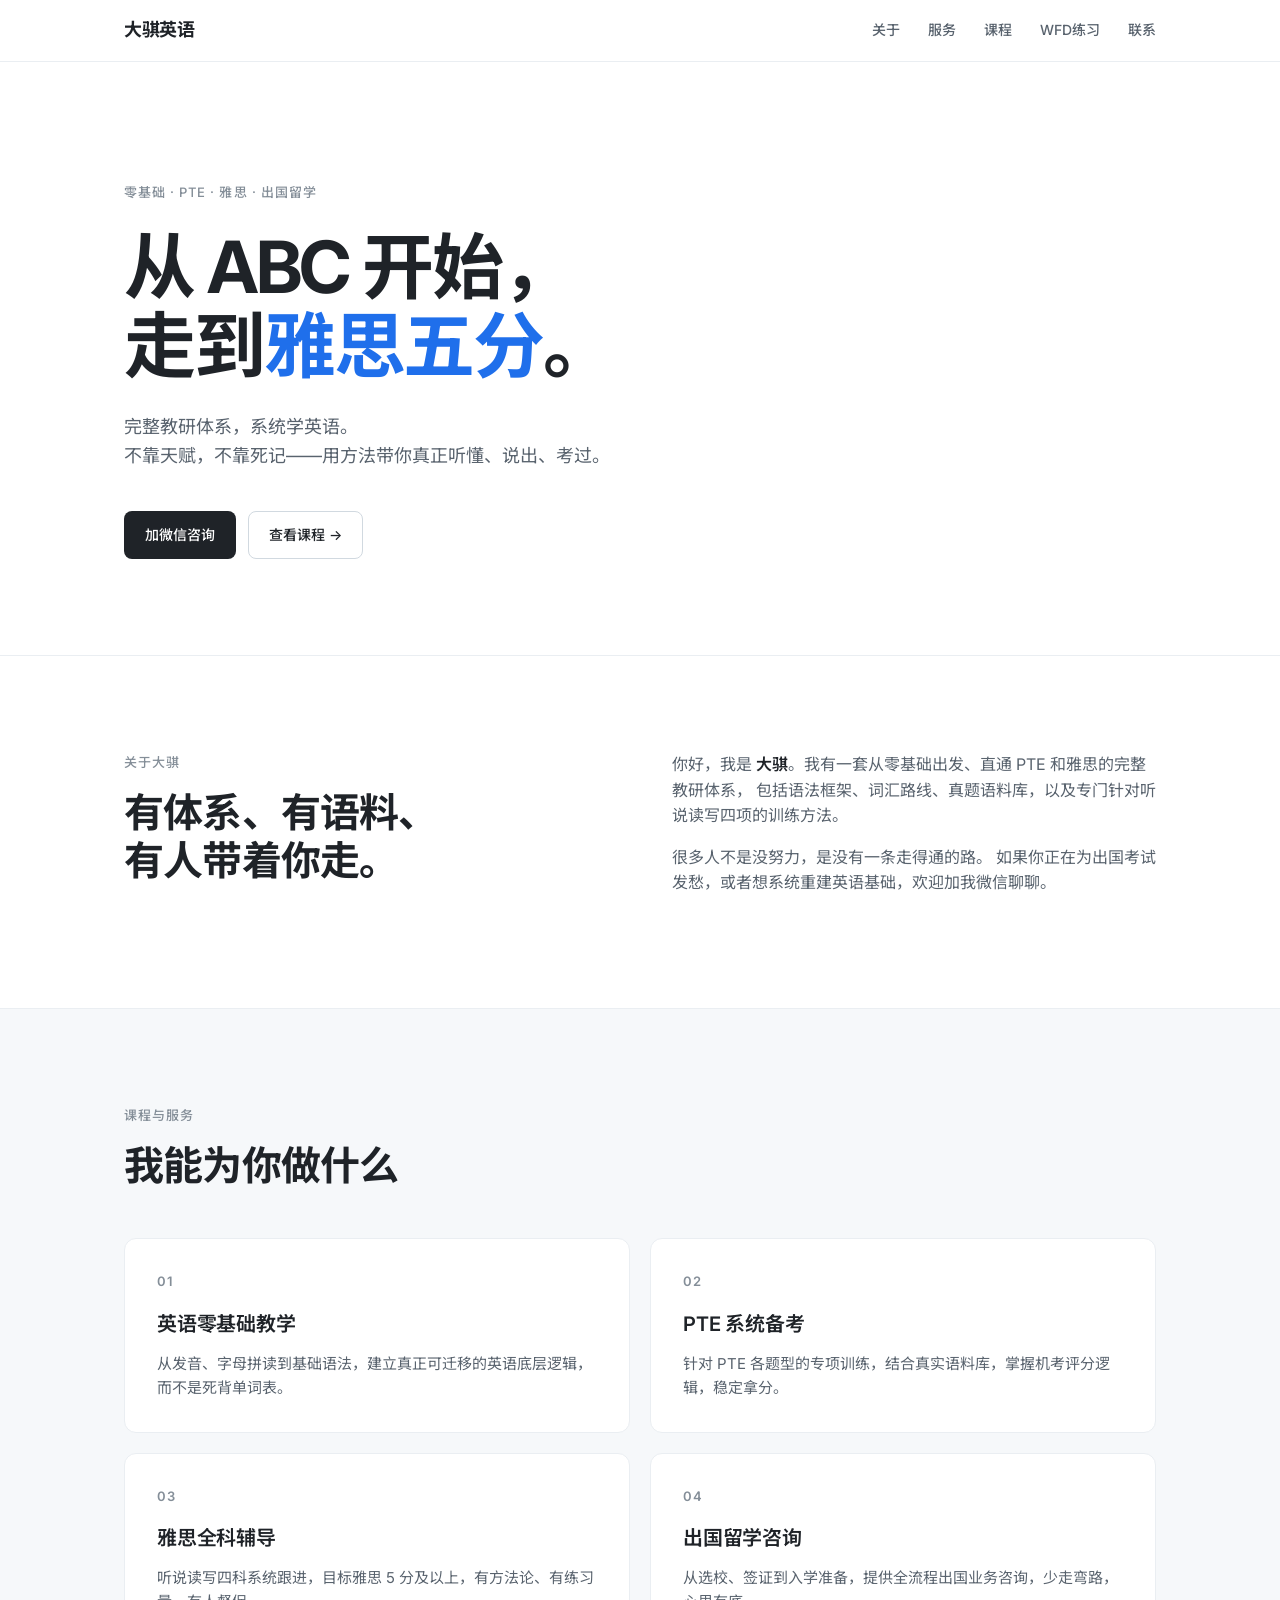
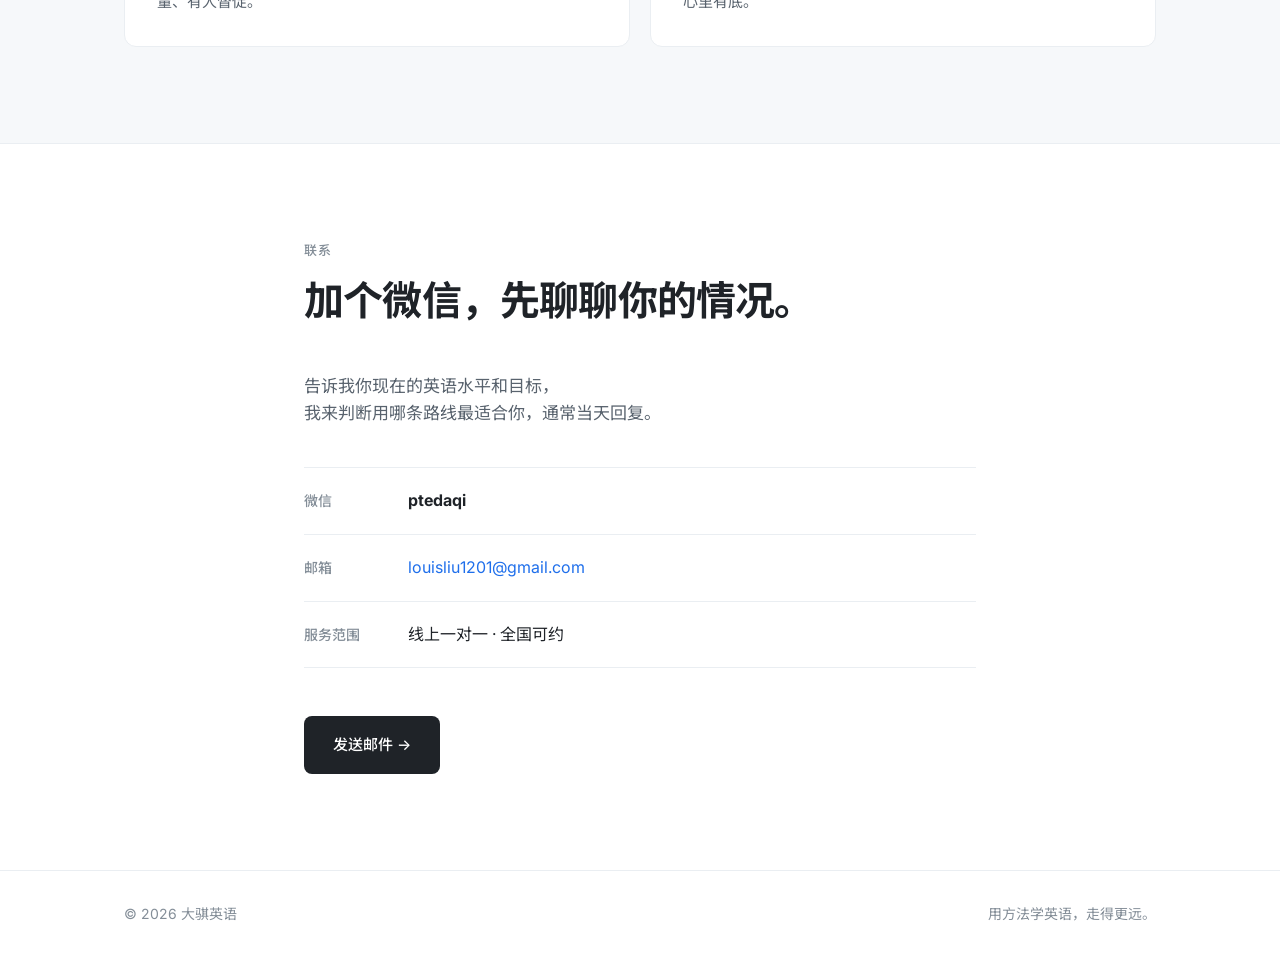
<file: index.html>
<!DOCTYPE html>
<html lang="zh-CN">
<head>
  <meta charset="UTF-8" />
  <meta name="viewport" content="width=device-width, initial-scale=1.0" />
  <title>大骐英语 — 零基础到雅思/PTE</title>
  <meta name="description" content="大骐英语：零基础系统学英语，PTE 教学、雅思备考、出国留学全程陪跑。" />
  <link rel="preconnect" href="https://fonts.googleapis.com" />
  <link rel="preconnect" href="https://fonts.gstatic.com" crossorigin />
  <link href="https://fonts.googleapis.com/css2?family=Inter:wght@400;500;600;700&family=Noto+Sans+SC:wght@400;500;700&display=swap" rel="stylesheet" />
  <link rel="stylesheet" href="styles.css" />
</head>
<body>
  <header class="nav">
    <div class="nav__inner">
      <a href="#top" class="nav__brand">大骐英语</a>
      <nav class="nav__links">
        <a href="#about">关于</a>
        <a href="#services">服务</a>
        <a href="courses.html">课程</a>
        <a href="wfd.html">WFD练习</a>
        <a href="#contact">联系</a>
      </nav>
    </div>
  </header>

  <main id="top">
    <section class="hero">
      <div class="container">
        <p class="hero__eyebrow">零基础 · PTE · 雅思 · 出国留学</p>
        <h1 class="hero__title">
          从 ABC 开始，<br />
          走到<span class="accent">雅思五分</span>。
        </h1>
        <p class="hero__sub">
          完整教研体系，系统学英语。<br />
          不靠天赋，不靠死记——用方法带你真正听懂、说出、考过。
        </p>
        <div class="hero__cta">
          <a class="btn btn--primary" href="#contact">加微信咨询</a>
          <a class="btn btn--ghost" href="courses.html">查看课程 →</a>
        </div>
      </div>
    </section>

    <section id="about" class="section">
      <div class="container grid-2">
        <div>
          <p class="kicker">关于大骐</p>
          <h2 class="section__title">有体系、有语料、<br />有人带着你走。</h2>
        </div>
        <div class="prose">
          <p>
            你好，我是 <strong>大骐</strong>。我有一套从零基础出发、直通 PTE 和雅思的完整教研体系，
            包括语法框架、词汇路线、真题语料库，以及专门针对听说读写四项的训练方法。
          </p>
          <p>
            很多人不是没努力，是没有一条走得通的路。
            如果你正在为出国考试发愁，或者想系统重建英语基础，欢迎加我微信聊聊。
          </p>
        </div>
      </div>
    </section>

    <section id="services" class="section section--alt">
      <div class="container">
        <p class="kicker">课程与服务</p>
        <h2 class="section__title">我能为你做什么</h2>

        <div class="cards">
          <article class="card">
            <div class="card__num">01</div>
            <h3>英语零基础教学</h3>
            <p>从发音、字母拼读到基础语法，建立真正可迁移的英语底层逻辑，而不是死背单词表。</p>
          </article>

          <article class="card">
            <div class="card__num">02</div>
            <h3>PTE 系统备考</h3>
            <p>针对 PTE 各题型的专项训练，结合真实语料库，掌握机考评分逻辑，稳定拿分。</p>
          </article>

          <article class="card">
            <div class="card__num">03</div>
            <h3>雅思全科辅导</h3>
            <p>听说读写四科系统跟进，目标雅思 5 分及以上，有方法论、有练习量、有人督促。</p>
          </article>

          <article class="card">
            <div class="card__num">04</div>
            <h3>出国留学咨询</h3>
            <p>从选校、签证到入学准备，提供全流程出国业务咨询，少走弯路，心里有底。</p>
          </article>
        </div>
      </div>
    </section>

    <section id="contact" class="section">
      <div class="container contact">
        <p class="kicker">联系</p>
        <h2 class="section__title">加个微信，先聊聊你的情况。</h2>
        <p class="contact__lead">
          告诉我你现在的英语水平和目标，<br />
          我来判断用哪条路线最适合你，通常当天回复。
        </p>

        <ul class="contact__list">
          <li>
            <span class="contact__label">微信</span>
            <strong class="contact__value">ptedaqi</strong>
          </li>
          <li>
            <span class="contact__label">邮箱</span>
            <a href="mailto:louisliu1201@gmail.com">louisliu1201@gmail.com</a>
          </li>
          <li>
            <span class="contact__label">服务范围</span>
            <span class="contact__value">线上一对一 · 全国可约</span>
          </li>
        </ul>

        <a class="btn btn--primary btn--lg" href="mailto:louisliu1201@gmail.com">
          发送邮件 →
        </a>
      </div>
    </section>
  </main>

  <footer class="footer">
    <div class="container footer__inner">
      <span>© <span id="year"></span> 大骐英语</span>
      <span class="footer__meta">用方法学英语，走得更远。</span>
    </div>
  </footer>

  <script>
    document.getElementById('year').textContent = new Date().getFullYear();
  </script>
</body>
</html>
</file>
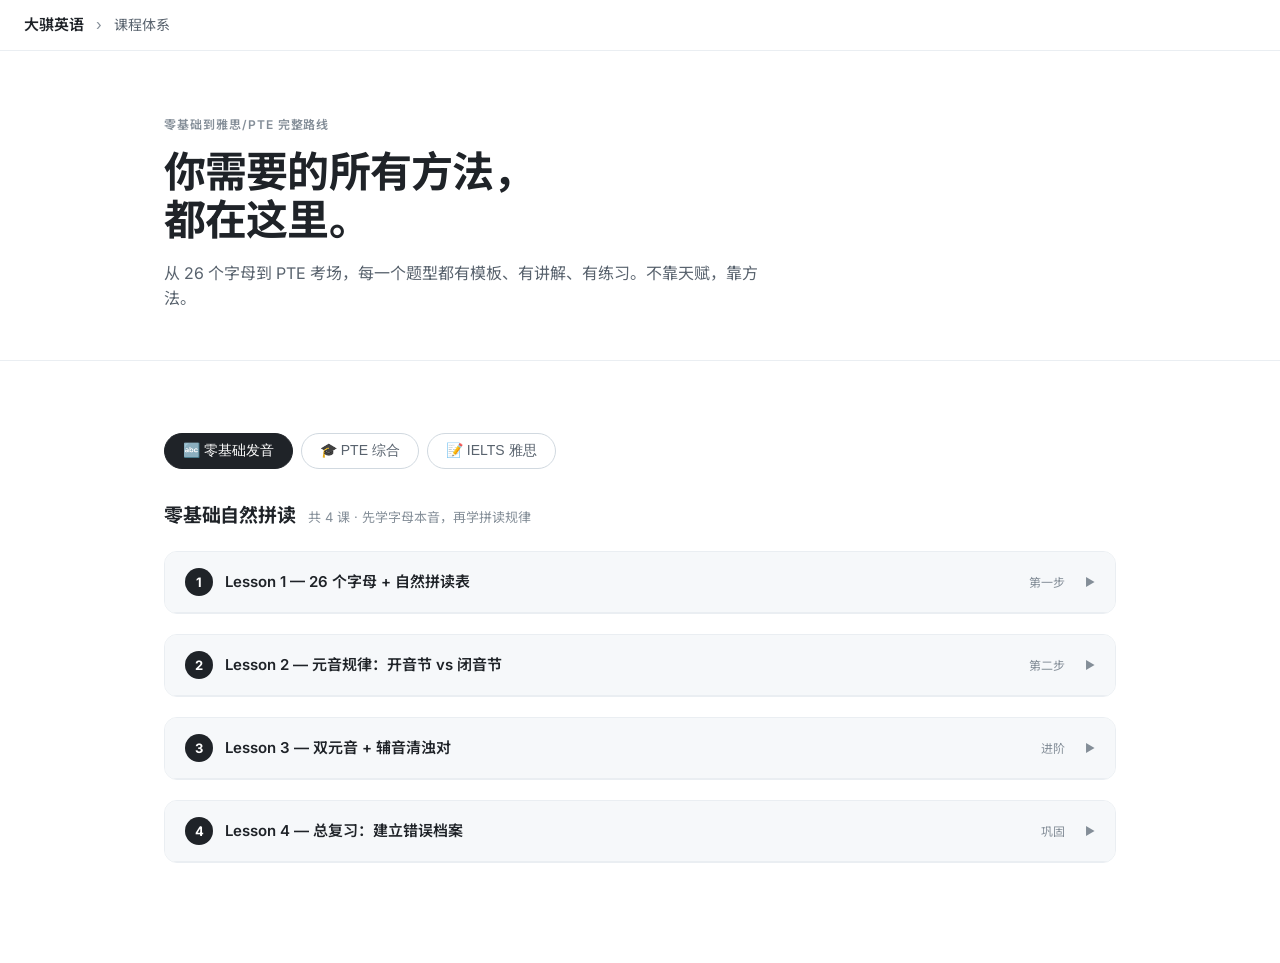
<file: courses.html>
<!DOCTYPE html>
<html lang="zh-CN">
<head>
  <meta charset="UTF-8" />
  <meta name="viewport" content="width=device-width, initial-scale=1.0" />
  <title>课程体系 — 大骐英语</title>
  <link rel="preconnect" href="https://fonts.googleapis.com" />
  <link href="https://fonts.googleapis.com/css2?family=Inter:wght@400;500;600;700&family=Noto+Sans+SC:wght@400;500;700&display=swap" rel="stylesheet" />
  <style>
    :root{
      --bg:#fff;--bg-alt:#f6f8fa;--fg:#1f2328;--fg-soft:#59636e;--fg-mute:#848e98;
      --line:#d1d9e0;--line-soft:#eaeef2;--accent:#1f6feb;
      --green:#1a7f37;--green-bg:#dafbe1;--orange:#bc4c00;--orange-bg:#fff1e5;
      --purple:#6639ba;--purple-bg:#f1effd;--red:#cf222e;
      --font:"Inter","Noto Sans SC",-apple-system,BlinkMacSystemFont,sans-serif;
    }
    *{box-sizing:border-box;margin:0;padding:0;}
    body{font-family:var(--font);background:var(--bg);color:var(--fg);
         font-size:15px;-webkit-font-smoothing:antialiased;line-height:1.6;}
    a{color:var(--accent);text-decoration:none;}

    /* Nav */
    .nav{position:sticky;top:0;z-index:10;background:rgba(255,255,255,.92);
         backdrop-filter:blur(12px);border-bottom:1px solid var(--line-soft);
         padding:13px 24px;display:flex;align-items:center;gap:12px;}
    .nav a.brand{color:var(--fg);font-weight:600;font-size:15px;}
    .nav-sep{color:var(--fg-mute);}

    /* Hero */
    .hero{padding:64px 0 48px;border-bottom:1px solid var(--line-soft);}
    .container{max-width:1000px;margin:0 auto;padding:0 24px;}
    .eyebrow{font-size:12px;font-weight:600;color:var(--fg-mute);letter-spacing:.08em;
             text-transform:uppercase;margin-bottom:14px;}
    h1{font-size:clamp(28px,4vw,42px);line-height:1.15;letter-spacing:-.02em;
       font-weight:700;margin-bottom:16px;}
    .hero-sub{font-size:16px;color:var(--fg-soft);max-width:600px;}

    /* Path tabs */
    .path-tabs{display:flex;gap:8px;margin:40px 0 32px;flex-wrap:wrap;}
    .path-tab{padding:8px 18px;border-radius:20px;border:1px solid var(--line);
              font-size:14px;font-weight:500;cursor:pointer;background:var(--bg);
              color:var(--fg-soft);transition:all .15s;}
    .path-tab:hover,.path-tab.active{background:var(--fg);color:#fff;border-color:var(--fg);}

    /* Section header */
    .sec-hdr{display:flex;align-items:baseline;gap:12px;margin-bottom:20px;}
    .sec-title{font-size:19px;font-weight:700;letter-spacing:-.01em;}
    .sec-sub{font-size:13px;color:var(--fg-mute);}

    /* Card grid */
    .cards{display:grid;grid-template-columns:repeat(auto-fill,minmax(280px,1fr));gap:16px;margin-bottom:48px;}
    .card{border:1px solid var(--line-soft);border-radius:13px;overflow:hidden;
          transition:all .2s;background:var(--bg);}
    .card:hover{border-color:var(--line);transform:translateY(-2px);
                box-shadow:0 6px 20px rgba(31,35,40,.07);}
    .card-top{padding:20px 20px 14px;}
    .card-icon{font-size:28px;margin-bottom:12px;display:block;}
    .card-tag{font-size:11px;font-weight:600;letter-spacing:.06em;text-transform:uppercase;
              padding:2px 8px;border-radius:4px;display:inline-block;margin-bottom:10px;}
    .tag-phonics{background:#ddf4ff;color:#0969da;}
    .tag-speaking{background:var(--orange-bg);color:var(--orange);}
    .tag-listening{background:var(--green-bg);color:var(--green);}
    .tag-writing{background:var(--purple-bg);color:var(--purple);}
    .tag-strategy{background:#fff8c5;color:#9a6700;}
    .card h3{font-size:16px;font-weight:600;margin-bottom:8px;}
    .card p{font-size:14px;color:var(--fg-soft);}
    .card-bot{padding:14px 20px;border-top:1px solid var(--line-soft);
              display:flex;align-items:center;justify-content:space-between;}
    .card-meta{font-size:12px;color:var(--fg-mute);}
    .card-btn{font-size:13px;font-weight:500;color:var(--accent);}
    .card-btn:hover{text-decoration:underline;}

    /* Lesson detail section */
    .lesson-sec{border:1px solid var(--line-soft);border-radius:13px;margin-bottom:20px;overflow:hidden;}
    .lesson-hdr{padding:16px 20px;background:var(--bg-alt);border-bottom:1px solid var(--line-soft);
                display:flex;align-items:center;gap:12px;cursor:pointer;user-select:none;}
    .lesson-hdr:hover{background:#eef0f4;}
    .lesson-num{width:28px;height:28px;border-radius:50%;background:var(--fg);color:#fff;
                font-size:13px;font-weight:700;display:flex;align-items:center;justify-content:center;flex-shrink:0;}
    .lesson-title{font-size:15px;font-weight:600;}
    .lesson-badge{margin-left:auto;font-size:12px;color:var(--fg-mute);}
    .lesson-chevron{font-size:11px;color:var(--fg-mute);margin-left:8px;transition:transform .2s;}
    .lesson-body{padding:20px;display:none;}
    .lesson-body.open{display:block;}
    .lesson-hdr.open .lesson-chevron{transform:rotate(90deg);}

    /* Content blocks */
    .tip-box{background:var(--bg-alt);border-left:3px solid var(--accent);
             border-radius:0 8px 8px 0;padding:14px 16px;margin:14px 0;font-size:14px;}
    .tip-box b{color:var(--fg);}
    .tip-box p{color:var(--fg-soft);margin-top:4px;}
    .phonics-table{width:100%;border-collapse:collapse;font-size:14px;margin:16px 0;}
    .phonics-table th{background:var(--bg-alt);padding:8px 12px;text-align:left;
                      font-size:12px;font-weight:600;color:var(--fg-mute);border-bottom:1px solid var(--line);}
    .phonics-table td{padding:9px 12px;border-bottom:1px solid var(--line-soft);vertical-align:top;}
    .phonics-table tr:last-child td{border-bottom:none;}
    .ipa{font-size:15px;font-weight:500;color:var(--accent);font-family:serif;}
    .ex-words{color:var(--fg-soft);font-size:13px;}
    .hint{font-size:13px;color:var(--fg-mute);font-style:italic;}

    .template-box{background:#f8f9fd;border:1px solid #d8ddf5;border-radius:8px;
                  padding:16px;font-size:14px;margin:14px 0;font-family:monospace;line-height:1.8;white-space:pre-wrap;}
    .template-box .placeholder{color:var(--accent);font-weight:600;}
    .score-pill{display:inline-block;padding:2px 8px;border-radius:4px;font-size:12px;font-weight:600;margin:2px;}
    .s36{background:#fff8c5;color:#9a6700;}
    .s50{background:var(--green-bg);color:var(--green);}
    .s65{background:#ddf4ff;color:#0969da;}

    .word-grid{display:grid;grid-template-columns:repeat(auto-fill,minmax(160px,1fr));gap:8px;margin:12px 0;}
    .word-chip{background:var(--bg-alt);border:1px solid var(--line-soft);border-radius:6px;
               padding:6px 10px;font-size:13px;display:flex;justify-content:space-between;align-items:center;}
    .word-chip .cnt{font-size:11px;color:var(--fg-mute);}

    ul.checklist{list-style:none;padding:0;}
    ul.checklist li{padding:5px 0;font-size:14px;color:var(--fg-soft);}
    ul.checklist li::before{content:"✓ ";color:var(--green);font-weight:700;}

    /* Phonics letter grid */
    .letter-grid{display:grid;grid-template-columns:repeat(auto-fill,minmax(110px,1fr));gap:10px;margin:16px 0;}
    .letter-card{border:1px solid var(--line-soft);border-radius:10px;padding:14px 10px;
      text-align:center;background:var(--bg);transition:border-color .15s;}
    .letter-card:hover{border-color:var(--accent);}
    .letter-card .ltr{font-size:26px;font-weight:700;color:var(--fg);line-height:1.2;}
    .letter-card .sound-row{display:flex;align-items:center;justify-content:center;gap:6px;margin:5px 0 0;}
    .letter-card .lipa{font-size:13px;color:var(--accent);font-family:serif;}
    .letter-card .lex{font-size:12px;color:var(--fg-soft);}
    .play-btn{display:inline-flex;align-items:center;justify-content:center;
      width:26px;height:26px;border-radius:50%;border:1px solid var(--line);
      background:var(--bg-alt);cursor:pointer;font-size:12px;color:var(--accent);
      transition:all .15s;user-select:none;flex-shrink:0;}
    .play-btn:hover{background:var(--accent);color:#fff;border-color:var(--accent);}

    /* Video embeds */
    .video-row{display:grid;grid-template-columns:1fr 1fr;gap:16px;margin:16px 0;}
    .video-box{border-radius:10px;overflow:hidden;}
    .video-box iframe{width:100%;height:195px;display:block;border:0;}
    .video-label{font-size:12px;color:var(--fg-mute);margin-top:6px;text-align:center;}
    @media(max-width:640px){
      .video-row{grid-template-columns:1fr;}
      .letter-grid{grid-template-columns:repeat(auto-fill,minmax(90px,1fr));}
    }

    /* Hidden sections */
    .path-section{display:none;}
    .path-section.active{display:block;}

    @media(max-width:640px){
      .cards{grid-template-columns:1fr;}
      .hero{padding:40px 0 32px;}
    }
  </style>
</head>
<body>

<nav class="nav">
  <a class="brand" href="index.html">大骐英语</a>
  <span class="nav-sep">›</span>
  <span style="color:var(--fg-soft);font-size:14px;">课程体系</span>
</nav>

<section class="hero">
  <div class="container">
    <p class="eyebrow">零基础到雅思/PTE 完整路线</p>
    <h1>你需要的所有方法，<br>都在这里。</h1>
    <p class="hero-sub">从 26 个字母到 PTE 考场，每一个题型都有模板、有讲解、有练习。不靠天赋，靠方法。</p>
  </div>
</section>

<div class="container" style="padding-top:32px;padding-bottom:80px;">

  <div class="path-tabs">
    <button class="path-tab active" data-path="zero" onclick="showPath('zero')">🔤 零基础发音</button>
    <button class="path-tab" data-path="pte" onclick="showPath('pte')">🎓 PTE 综合</button>
    <button class="path-tab" data-path="ielts" onclick="showPath('ielts')">📝 IELTS 雅思</button>
  </div>

  <!-- PTE 子标签（仅在 PTE 主项激活时显示） -->
  <div id="pte-subtabs" class="path-tabs" style="display:none; margin-top:12px;">
    <button class="path-tab" data-path="speaking" onclick="showPTESub('speaking')">🎙️ 口语</button>
    <button class="path-tab" data-path="listening" onclick="showPTESub('listening')">👂 听力</button>
    <button class="path-tab" data-path="writing" onclick="showPTESub('writing')">✍️ 写作</button>
    <button class="path-tab" data-path="strategy" onclick="showPTESub('strategy')">🎯 考试策略</button>
  </div>

  <!-- ═══ PATH: 零基础发音 ═══ -->
  <div class="path-section active" id="path-zero">
    <div class="sec-hdr">
      <span class="sec-title">零基础自然拼读</span>
      <span class="sec-sub">共 4 课 · 先学字母本音，再学拼读规律</span>
    </div>

    <!-- Lesson 1: 26 letters phonics -->
    <div class="lesson-sec">
      <div class="lesson-hdr" onclick="toggleLesson(this)">
        <div class="lesson-num">1</div>
        <div class="lesson-title">Lesson 1 — 26 个字母 + 自然拼读表</div>
        <span class="lesson-badge">第一步</span>
        <span class="lesson-chevron">▶</span>
      </div>
      <div class="lesson-body">
        <div class="tip-box">
          <b>什么是字母本音？</b>
          <p>每个字母在单词里最常发的那个音，叫"本音"。先把 26 个字母的本音记住，就能拼读大部分简单单词。点 🔊 听示例词的发音。</p>
        </div>

        <p style="font-size:13px;color:var(--fg-mute);margin-bottom:12px;">🔊 = 本音 &nbsp;▶ = 例词发音（需浏览器支持语音）</p>

        <div class="letter-grid">
          <div class="letter-card"><div class="ltr">Aa</div><div class="sound-row"><span class="lipa">/æ/</span><button class="play-btn" onclick="playPhoneme('A')" title="本音">🔊</button></div><div class="sound-row"><span class="lex">apple</span><button class="play-btn" onclick="playWord('apple')" title="例词">▶</button></div></div>
          <div class="letter-card"><div class="ltr">Bb</div><div class="sound-row"><span class="lipa">/b/</span><button class="play-btn" onclick="playPhoneme('B')" title="本音">🔊</button></div><div class="sound-row"><span class="lex">boy</span><button class="play-btn" onclick="playWord('boy')" title="例词">▶</button></div></div>
          <div class="letter-card"><div class="ltr">Cc</div><div class="sound-row"><span class="lipa">/k/</span><button class="play-btn" onclick="playPhoneme('C')" title="本音">🔊</button></div><div class="sound-row"><span class="lex">cat</span><button class="play-btn" onclick="playWord('cat')" title="例词">▶</button></div></div>
          <div class="letter-card"><div class="ltr">Dd</div><div class="sound-row"><span class="lipa">/d/</span><button class="play-btn" onclick="playPhoneme('D')" title="本音">🔊</button></div><div class="sound-row"><span class="lex">dog</span><button class="play-btn" onclick="playWord('dog')" title="例词">▶</button></div></div>
          <div class="letter-card"><div class="ltr">Ee</div><div class="sound-row"><span class="lipa">/e/</span><button class="play-btn" onclick="playPhoneme('E')" title="本音">🔊</button></div><div class="sound-row"><span class="lex">egg</span><button class="play-btn" onclick="playWord('egg')" title="例词">▶</button></div></div>
          <div class="letter-card"><div class="ltr">Ff</div><div class="sound-row"><span class="lipa">/f/</span><button class="play-btn" onclick="playPhoneme('F')" title="本音">🔊</button></div><div class="sound-row"><span class="lex">fish</span><button class="play-btn" onclick="playWord('fish')" title="例词">▶</button></div></div>
          <div class="letter-card"><div class="ltr">Gg</div><div class="sound-row"><span class="lipa">/ɡ/</span><button class="play-btn" onclick="playPhoneme('G')" title="本音">🔊</button></div><div class="sound-row"><span class="lex">go</span><button class="play-btn" onclick="playWord('go')" title="例词">▶</button></div></div>
          <div class="letter-card"><div class="ltr">Hh</div><div class="sound-row"><span class="lipa">/h/</span><button class="play-btn" onclick="playPhoneme('H')" title="本音">🔊</button></div><div class="sound-row"><span class="lex">hat</span><button class="play-btn" onclick="playWord('hat')" title="例词">▶</button></div></div>
          <div class="letter-card"><div class="ltr">Ii</div><div class="sound-row"><span class="lipa">/ɪ/</span><button class="play-btn" onclick="playPhoneme('I')" title="本音">🔊</button></div><div class="sound-row"><span class="lex">it</span><button class="play-btn" onclick="playWord('it')" title="例词">▶</button></div></div>
          <div class="letter-card"><div class="ltr">Jj</div><div class="sound-row"><span class="lipa">/dʒ/</span><button class="play-btn" onclick="playPhoneme('J')" title="本音">🔊</button></div><div class="sound-row"><span class="lex">jump</span><button class="play-btn" onclick="playWord('jump')" title="例词">▶</button></div></div>
          <div class="letter-card"><div class="ltr">Kk</div><div class="sound-row"><span class="lipa">/k/</span><button class="play-btn" onclick="playPhoneme('K')" title="本音">🔊</button></div><div class="sound-row"><span class="lex">king</span><button class="play-btn" onclick="playWord('king')" title="例词">▶</button></div></div>
          <div class="letter-card"><div class="ltr">Ll</div><div class="sound-row"><span class="lipa">/l/</span><button class="play-btn" onclick="playPhoneme('L')" title="本音">🔊</button></div><div class="sound-row"><span class="lex">lion</span><button class="play-btn" onclick="playWord('lion')" title="例词">▶</button></div></div>
          <div class="letter-card"><div class="ltr">Mm</div><div class="sound-row"><span class="lipa">/m/</span><button class="play-btn" onclick="playPhoneme('M')" title="本音">🔊</button></div><div class="sound-row"><span class="lex">map</span><button class="play-btn" onclick="playWord('map')" title="例词">▶</button></div></div>
          <div class="letter-card"><div class="ltr">Nn</div><div class="sound-row"><span class="lipa">/n/</span><button class="play-btn" onclick="playPhoneme('N')" title="本音">🔊</button></div><div class="sound-row"><span class="lex">no</span><button class="play-btn" onclick="playWord('no')" title="例词">▶</button></div></div>
          <div class="letter-card"><div class="ltr">Oo</div><div class="sound-row"><span class="lipa">/ɒ/</span><button class="play-btn" onclick="playPhoneme('O')" title="本音">🔊</button></div><div class="sound-row"><span class="lex">on</span><button class="play-btn" onclick="playWord('on')" title="例词">▶</button></div></div>
          <div class="letter-card"><div class="ltr">Pp</div><div class="sound-row"><span class="lipa">/p/</span><button class="play-btn" onclick="playPhoneme('P')" title="本音">🔊</button></div><div class="sound-row"><span class="lex">pig</span><button class="play-btn" onclick="playWord('pig')" title="例词">▶</button></div></div>
          <div class="letter-card"><div class="ltr">Qq</div><div class="sound-row"><span class="lipa">/kw/</span><button class="play-btn" onclick="playPhoneme('Q')" title="本音">🔊</button></div><div class="sound-row"><span class="lex">queen</span><button class="play-btn" onclick="playWord('queen')" title="例词">▶</button></div></div>
          <div class="letter-card"><div class="ltr">Rr</div><div class="sound-row"><span class="lipa">/r/</span><button class="play-btn" onclick="playPhoneme('R')" title="本音">🔊</button></div><div class="sound-row"><span class="lex">red</span><button class="play-btn" onclick="playWord('red')" title="例词">▶</button></div></div>
          <div class="letter-card"><div class="ltr">Ss</div><div class="sound-row"><span class="lipa">/s/</span><button class="play-btn" onclick="playPhoneme('S')" title="本音">🔊</button></div><div class="sound-row"><span class="lex">sun</span><button class="play-btn" onclick="playWord('sun')" title="例词">▶</button></div></div>
          <div class="letter-card"><div class="ltr">Tt</div><div class="sound-row"><span class="lipa">/t/</span><button class="play-btn" onclick="playPhoneme('T')" title="本音">🔊</button></div><div class="sound-row"><span class="lex">top</span><button class="play-btn" onclick="playWord('top')" title="例词">▶</button></div></div>
          <div class="letter-card"><div class="ltr">Uu</div><div class="sound-row"><span class="lipa">/ʌ/</span><button class="play-btn" onclick="playPhoneme('U')" title="本音">🔊</button></div><div class="sound-row"><span class="lex">up</span><button class="play-btn" onclick="playWord('up')" title="例词">▶</button></div></div>
          <div class="letter-card"><div class="ltr">Vv</div><div class="sound-row"><span class="lipa">/v/</span><button class="play-btn" onclick="playPhoneme('V')" title="本音">🔊</button></div><div class="sound-row"><span class="lex">van</span><button class="play-btn" onclick="playWord('van')" title="例词">▶</button></div></div>
          <div class="letter-card"><div class="ltr">Ww</div><div class="sound-row"><span class="lipa">/w/</span><button class="play-btn" onclick="playPhoneme('W')" title="本音">🔊</button></div><div class="sound-row"><span class="lex">wet</span><button class="play-btn" onclick="playWord('wet')" title="例词">▶</button></div></div>
          <div class="letter-card"><div class="ltr">Xx</div><div class="sound-row"><span class="lipa">/ks/</span><button class="play-btn" onclick="playPhoneme('X')" title="本音">🔊</button></div><div class="sound-row"><span class="lex">fox</span><button class="play-btn" onclick="playWord('fox')" title="例词">▶</button></div></div>
          <div class="letter-card"><div class="ltr">Yy</div><div class="sound-row"><span class="lipa">/j/</span><button class="play-btn" onclick="playPhoneme('Y')" title="本音">🔊</button></div><div class="sound-row"><span class="lex">yes</span><button class="play-btn" onclick="playWord('yes')" title="例词">▶</button></div></div>
          <div class="letter-card"><div class="ltr">Zz</div><div class="sound-row"><span class="lipa">/z/</span><button class="play-btn" onclick="playPhoneme('Z')" title="本音">🔊</button></div><div class="sound-row"><span class="lex">zip</span><button class="play-btn" onclick="playWord('zip')" title="例词">▶</button></div></div>
        </div>

        <div class="tip-box" style="margin-top:20px;">
          <b>嘴型视频讲解</b>
          <p>看视频，对照嘴型练习。重点看元音 A E I O U 的嘴型开合幅度。</p>
        </div>
        <div class="video-row">
          <div>
            <div class="video-box">
              <iframe src="//player.bilibili.com/player.html?bvid=BV1hj411v7L7&page=1&autoplay=0" scrolling="no" frameborder="no" allowfullscreen="true"></iframe>
            </div>
            <div class="video-label">发音入门 · 嘴型示范</div>
          </div>
          <div>
            <div class="video-box">
              <iframe src="//player.bilibili.com/player.html?bvid=BV127411n7nj&page=1&autoplay=0" scrolling="no" frameborder="no" allowfullscreen="true"></iframe>
            </div>
            <div class="video-label">自然拼读 · 跟读练习</div>
          </div>
        </div>

        <div class="tip-box">
          <b>课后作业</b>
          <p>下载「网易有道词典」→ 查 5 个简单单词（如 cat / dog / map）→ 听发音 → 对照字母本音表，找出每个字母发的是哪个音。</p>
        </div>
      </div>
    </div>

    <!-- Lesson 2: vowel rules -->
    <div class="lesson-sec">
      <div class="lesson-hdr" onclick="toggleLesson(this)">
        <div class="lesson-num">2</div>
        <div class="lesson-title">Lesson 2 — 元音规律：开音节 vs 闭音节</div>
        <span class="lesson-badge">第二步</span>
        <span class="lesson-chevron">▶</span>
      </div>
      <div class="lesson-body">
        <div class="tip-box">
          <b>为什么同一个字母发音不一样？</b>
          <p>元音字母 A E I O U 在不同音节环境下会变音。先掌握两种最基础的规律。</p>
        </div>
        <table class="phonics-table">
          <tr><th>类型</th><th>规则</th><th>元音发音</th><th>例词</th></tr>
          <tr><td><b>闭音节</b></td><td>以辅音结尾，元音被"关住"</td><td>发短促的本音</td><td><span class="ex-words">cat /æ/  bed /e/  sit /ɪ/  hot /ɒ/  bus /ʌ/</span></td></tr>
          <tr><td><b>开音节</b></td><td>以元音结尾或 e 结尾（不发音）</td><td>发字母名称音</td><td><span class="ex-words">cake /eɪ/  he /iː/  time /aɪ/  go /əʊ/  use /juː/</span></td></tr>
        </table>
        <div class="tip-box">
          <b>中式发音误区</b>
          <p>最常犯：把 /æ/ 发成 /aɪ/，如把 "man" 说成 "mine"。<br>
          纠正方法：嘴巴横向大张，下巴向下，持续发"唉—"约 0.3 秒。</p>
        </div>
        <div class="tip-box">
          <b>重读符号</b>
          <p>音标里 ˈ 标在哪个音节前，就重读哪个音节。<br>
          about /əˈbaʊt/ → 重音在 "bout"　　university /ˌjuːnɪˈvɜːsəti/ → 重音在 "ver"</p>
        </div>
      </div>
    </div>

    <!-- Lesson 3: diphthongs -->
    <div class="lesson-sec">
      <div class="lesson-hdr" onclick="toggleLesson(this)">
        <div class="lesson-num">3</div>
        <div class="lesson-title">Lesson 3 — 双元音 + 辅音清浊对</div>
        <span class="lesson-badge">进阶</span>
        <span class="lesson-chevron">▶</span>
      </div>
      <div class="lesson-body">
        <div class="tip-box">
          <b>双元音：嘴形"滑动"，不是两个音拼起来</b>
          <p>发双元音时，嘴形从一个位置滑动到另一个位置，中间不停顿。</p>
        </div>
        <table class="phonics-table">
          <tr><th>双元音</th><th>嘴形变化</th><th>例词</th><th>听</th></tr>
          <tr><td><span class="ipa">/eɪ/</span></td><td>"唉" → 收到 "一"</td><td><span class="ex-words">day, make, name</span></td><td><button class="play-btn" onclick="playWord('day')">🔊</button></td></tr>
          <tr><td><span class="ipa">/aɪ/</span></td><td>"啊" → 收到 "一"</td><td><span class="ex-words">time, like, my</span></td><td><button class="play-btn" onclick="playWord('time')">🔊</button></td></tr>
          <tr><td><span class="ipa">/aʊ/</span></td><td>"啊" → 收拢嘴唇到 "欧"</td><td><span class="ex-words">now, out, down</span></td><td><button class="play-btn" onclick="playWord('now')">🔊</button></td></tr>
          <tr><td><span class="ipa">/əʊ/</span></td><td>"额" → 滑到 "欧"</td><td><span class="ex-words">go, home, open</span></td><td><button class="play-btn" onclick="playWord('go')">🔊</button></td></tr>
          <tr><td><span class="ipa">/ɔɪ/</span></td><td>"奥" → 收到 "一"</td><td><span class="ex-words">boy, oil, coin</span></td><td><button class="play-btn" onclick="playWord('boy')">🔊</button></td></tr>
        </table>

        <div class="tip-box" style="margin-top:16px;">
          <b>辅音清浊对（手放喉咙感受振动）</b>
        </div>
        <table class="phonics-table">
          <tr><th>清音（声带不振动）</th><th>浊音（声带振动）</th><th>发音要点</th></tr>
          <tr><td><span class="ipa">/p/</span> pig <button class="play-btn" onclick="playWord('pig')">🔊</button></td><td><span class="ipa">/b/</span> boy <button class="play-btn" onclick="playWord('boy')">🔊</button></td><td>双唇闭合爆破，浊音加振动</td></tr>
          <tr><td><span class="ipa">/t/</span> top <button class="play-btn" onclick="playWord('top')">🔊</button></td><td><span class="ipa">/d/</span> dog <button class="play-btn" onclick="playWord('dog')">🔊</button></td><td>舌尖抵上齿龈，快速释放</td></tr>
          <tr><td><span class="ipa">/k/</span> cat <button class="play-btn" onclick="playWord('cat')">🔊</button></td><td><span class="ipa">/ɡ/</span> go <button class="play-btn" onclick="playWord('go')">🔊</button></td><td>舌根抵上颚爆破</td></tr>
          <tr><td><span class="ipa">/f/</span> fish <button class="play-btn" onclick="playWord('fish')">🔊</button></td><td><span class="ipa">/v/</span> van <button class="play-btn" onclick="playWord('van')">🔊</button></td><td>上齿轻咬下唇，持续摩擦</td></tr>
          <tr><td><span class="ipa">/s/</span> sun <button class="play-btn" onclick="playWord('sun')">🔊</button></td><td><span class="ipa">/z/</span> zip <button class="play-btn" onclick="playWord('zip')">🔊</button></td><td>气流从舌尖两侧流出</td></tr>
        </table>
      </div>
    </div>

    <!-- Lesson 4: review -->
    <div class="lesson-sec">
      <div class="lesson-hdr" onclick="toggleLesson(this)">
        <div class="lesson-num">4</div>
        <div class="lesson-title">Lesson 4 — 总复习：建立错误档案</div>
        <span class="lesson-badge">巩固</span>
        <span class="lesson-chevron">▶</span>
      </div>
      <div class="lesson-body">
        <ul class="checklist">
          <li>把每次发错的音记下来，标红；下次复习先从红色开始</li>
          <li>重读位置出错 → 打开有道词典，连续听 10-20 遍再跟读</li>
          <li>实在发不准 → 先用中文谐音辅助（只在初期用，逐步脱离）</li>
          <li>每个易错音写 3 个例词，每天早上开口念一遍</li>
        </ul>
        <div class="tip-box">
          <b>进入下一阶段的标准</b>
          <p>能看着自然拼读表，从 A 到 Z 流利说出每个字母的本音和一个例词，发音不卡壳。达到这个标准，就可以开始 PTE 题型训练。</p>
        </div>
      </div>
    </div>
  </div><!-- /path-zero -->

  <!-- ═══ PATH: IELTS ═══ -->
  <div class="path-section" id="path-ielts" style="display:none;">
    <div class="sec-hdr">
      <span class="sec-title">IELTS 雅思口语</span>
      <span class="sec-sub">不背答案，背逻辑 · Part 1 / 2 / 3 分开练</span>
    </div>

    <div class="tip-box" style="margin-bottom:20px;">
      <b>核心原则</b>
      <p>先看题型、再定结构、最后补理由。不要背答案，要背框架。用自己 hold 得住的词，比完美的词更重要。</p>
    </div>

    <!-- Part 1 -->
    <div class="lesson-sec">
      <div class="lesson-hdr" onclick="toggleLesson(this)">
        <div class="lesson-num">1</div>
        <div class="lesson-title">Part 1 — 直接问答</div>
        <span class="lesson-badge">热身题 · 约 4-5 分钟</span>
        <span class="lesson-chevron">▶</span>
      </div>
      <div class="lesson-body">
        <div class="tip-box">
          <b>答题结构</b>
          <p>直接回答 + 一句补充理由。不需要长，自然顺畅即可，不要东拉西扯。</p>
        </div>
        <div class="template-box">Answer: <span class="placeholder">【直接回答】</span>. Because <span class="placeholder">【一句理由】</span>.</div>
        <div class="tip-box">
          <b>高频话题</b>
          <p>Work / Study · Home / Accommodation · City / Hometown · Daily routines · Hobbies</p>
          <p class="hint">例：I usually study English after dinner because the house is quieter and I can focus better.</p>
        </div>
        <div class="tip-box">
          <b>注意</b>
          <p>避免只说感受（I like it / It’s good）。加一句具体的原因或细节，分数立刻拉开差距。</p>
        </div>
      </div>
    </div>

    <!-- Part 2 -->
    <div class="lesson-sec">
      <div class="lesson-hdr" onclick="toggleLesson(this)">
        <div class="lesson-num">2</div>
        <div class="lesson-title">Part 2 — 独白描述（1-2 分钟）</div>
        <span class="lesson-badge">卡片题 · 1 分钟准备</span>
        <span class="lesson-chevron">▶</span>
      </div>
      <div class="lesson-body">
        <div class="tip-box">
          <b>四步结构</b>
          <p>① 说清主题 → ② 交代背景（时间/地点/人物）→ ③ 补充细节 → ④ 总结感受/原因</p>
        </div>
        <div class="template-box">I want to talk about <span class="placeholder">【主题】</span>.
I first experienced it when <span class="placeholder">【时间/地点】</span>.
What I remember best is <span class="placeholder">【细节】</span>.
Overall, <span class="placeholder">【评价/感受】</span> because <span class="placeholder">【原因】</span>.</div>

        <div class="tip-box">
          <b>常用场景模板</b>
          <p><b>人物类：</b>Who / first impression / what you admire / why he or she matters to you.</p>
          <p><b>旅行类：</b>Where / why you went / what was special / why it was memorable.</p>
        </div>
        <div class="template-box">I want to talk about a trip I took to <span class="placeholder">【地点】</span>.
It happened in <span class="placeholder">【时间】</span>, and I went there because <span class="placeholder">【原因】</span>.
One thing I remember most is <span class="placeholder">【细节】</span>.
Overall, it was <span class="placeholder">【评价】</span> because <span class="placeholder">【原因】</span>.</div>
        <div class="tip-box">
          <b>提醒</b>
          <p>准备时间 1 分钟，快速写 4 个关键词对应四步即可，不要写整句。说的时候按框架展开。</p>
        </div>
      </div>
    </div>

    <!-- Part 3 -->
    <div class="lesson-sec">
      <div class="lesson-hdr" onclick="toggleLesson(this)">
        <div class="lesson-num">3</div>
        <div class="lesson-title">Part 3 — 深度讨论</div>
        <span class="lesson-badge">考察思维 · 难度最高</span>
        <span class="lesson-chevron">▶</span>
      </div>
      <div class="lesson-body">
        <div class="tip-box">
          <b>Frame + SR 答题法</b>
          <p><b>Frame</b>：先判断题目真正在问什么（类别 / 原因 / 预测）<br>
          <b>SR</b>：再用理由 + 例子把答案说清楚</p>
        </div>

        <div class="tip-box">
          <b>三种题型识别</b>
          <ul class="checklist">
            <li><b>identify</b>（列类别）：题目问 what types / what kinds → 给 1-2 个具体类型，再说为什么会有这种类型</li>
            <li><b>consider</b>（给原因/影响）：题目问 why / how / what effect → 给原因，再举例支撑</li>
            <li><b>speculate</b>（做预测）：题目问 do you think / will / in the future → 说趋势，给合理推断</li>
          </ul>
        </div>

        <div class="template-box">Question type: <span class="placeholder">【identify / consider / speculate】</span>
I think <span class="placeholder">【你的观点】</span>.
Because <span class="placeholder">【原因/解释】</span>.
For example, <span class="placeholder">【具体例子】</span>.</div>

        <div class="tip-box">
          <b>实战示例</b>
          <p><b>identify</b>：In China, I usually see two main types of outdoor markets — food stall markets and antique markets. Food stall markets are popular because people like to shop and eat at the same time.</p>
          <p><b>consider</b>：I think some people feel lonely in big cities because life is more fast-paced and people often keep to themselves.</p>
          <p><b>speculate</b>：I believe new inventions could help solve global problems by improving communication and resource sharing. Smart energy grids, for example, can reduce waste.</p>
        </div>

        <div class="tip-box">
          <b>常用词汇</b>
          <ul class="checklist">
            <li>fast-paced life / busy schedule / work extra hours</li>
            <li>social media / algorithms / impulse buying / online learning</li>
            <li>environment / climate / public transport / city development</li>
          </ul>
        </div>

        <div class="tip-box">
          <b>identify 题避坑</b>
          <p>不要给地点名，不要列太多。给 1-2 个"类型"，再解释为什么会出现这种类型。<br>
          如果题目很笼统（如 new inventions / global problems），主动选一个你熟悉的点，合理展开，不要什么都说。</p>
        </div>

        <div class="tip-box">
          <b>用词提醒</b>
          <p>不要追求难词。用自己 hold 得住的表达，比如 I’m keen on / I’m obsessed with / it’s kind of amazing，比背一堆陌生词汇更稳。</p>
        </div>
      </div>
    </div>

  </div>

  <!-- ═══ PATH: PTE 口语 ═══ -->
  <div class="path-section" id="path-speaking">
    <div class="cards">

      <div class="card">
        <div class="card-top">
          <span class="card-icon">📖</span>
          <span class="card-tag tag-speaking">RA · Read Aloud</span>
          <h3>朗读文章</h3>
          <p>朗读屏幕文本，考发音、流利度、内容。准备 30-40 秒，答题 30-40 秒。</p>
        </div>
        <div class="card-bot">
          <span class="card-meta">6-7 题 · 得分权重高</span>
          <a href="#ra-detail" class="card-btn" onclick="openDetail('ra')">查看模板 →</a>
        </div>
      </div>

      <div class="card">
        <div class="card-top">
          <span class="card-icon">🔁</span>
          <span class="card-tag tag-speaking">RS · Repeat Sentence</span>
          <h3>复述句子</h3>
          <p>听一句话，流利复述。不需要全对，流利比完整重要。10-12 题。</p>
        </div>
        <div class="card-bot">
          <span class="card-meta">10-12 题 · 难度分层</span>
          <a href="#rs-detail" class="card-btn" onclick="openDetail('rs')">查看技巧 →</a>
        </div>
      </div>

      <div class="card">
        <div class="card-top">
          <span class="card-icon">📊</span>
          <span class="card-tag tag-speaking">DI · Describe Image</span>
          <h3>描述图片</h3>
          <p>描述图表、地图、流程图。25 秒准备，40 秒答题。有模板可直接套用。</p>
        </div>
        <div class="card-bot">
          <span class="card-meta">5-6 题 · 模板覆盖 90%</span>
          <a href="#di-detail" class="card-btn" onclick="openDetail('di')">查看模板 →</a>
        </div>
      </div>

      <div class="card">
        <div class="card-top">
          <span class="card-icon">💬</span>
          <span class="card-tag tag-speaking">SGD · Group Discussion</span>
          <h3>总结讨论</h3>
          <p>听三人对话，总结主题和要点。有无脑模板，零基础也能拿分。</p>
        </div>
        <div class="card-bot">
          <span class="card-meta">有模板 · 低分段友好</span>
          <a href="#sgd-detail" class="card-btn" onclick="openDetail('sgd')">查看模板 →</a>
        </div>
      </div>

      <div class="card">
        <div class="card-top">
          <span class="card-icon">📞</span>
          <span class="card-tag tag-speaking">RTS · Role Play</span>
          <h3>情景对话</h3>
          <p>读题目描述，把题目的 you→I 改写，套模板说出来。口诀：「二变一」</p>
        </div>
        <div class="card-bot">
          <span class="card-meta">改写技巧为核心</span>
          <a href="#rts-detail" class="card-btn" onclick="openDetail('rts')">查看模板 →</a>
        </div>
      </div>

    </div>

    <!-- Detail sections -->
    <div id="detail-rs" style="display:none;">
      <div class="sec-hdr"><span class="sec-title">RS 复述句子 · 分档策略</span></div>
      <div class="tip-box">
        <b>核心原则</b>
        <p>流利 > 完整。说错了也要流利地说下去，不能停顿。</p>
      </div>
      <table class="phonics-table">
        <tr><th>目标分</th><th>策略</th><th>例子</th></tr>
        <tr>
          <td><span class="score-pill s36">36 分</span></td>
          <td>流利复述 1 个意群（3-4 个词）</td>
          <td>Your car can park ／ Your car can park（可重复一遍）</td>
        </tr>
        <tr>
          <td><span class="score-pill s50">50 分</span></td>
          <td>流利复述前半句（两个意群）</td>
          <td>Your car can park in the building（结束）</td>
        </tr>
        <tr>
          <td><span class="score-pill s65">65 分</span></td>
          <td>完整流利复述全句</td>
          <td>Your car can park in the building behind the medical center.</td>
        </tr>
      </table>
      <div class="tip-box">
        <b>示例原句</b>
        <p>Your car can park / in the building / behind the medical center.<br>
        <span class="hint">斜线是意群切分位置，先听清第一个意群再开口</span></p>
      </div>
    </div>

    <div id="detail-di" style="display:none;">
      <div class="sec-hdr"><span class="sec-title">DI 描述图片 · 模板大全</span></div>

      <div class="lesson-sec">
        <div class="lesson-hdr" onclick="toggleLesson(this)">
          <div class="lesson-num" style="background:var(--orange)">A</div>
          <div class="lesson-title">单柱 / 单饼 / 单线图</div>
          <span class="lesson-chevron">▶</span>
        </div>
        <div class="lesson-body">
          <div class="template-box"><span class="placeholder">The picture gives information about 【标题】.</span>

<span class="placeholder">【最大值】</span> has the largest number, which is about <span class="placeholder">【数字】</span>.
<span class="placeholder">【最小值】</span> has the smallest number, which is about <span class="placeholder">【数字】</span>.
<span class="placeholder">【第二大】</span> has the second largest number, which is about <span class="placeholder">【数字】</span>.

In summary, the number of <span class="placeholder">【大的那个】</span> is larger than <span class="placeholder">【其他】</span>.</div>
          <div class="tip-box"><b>线图结尾</b><p>xx is increasing / decreasing (from 年份 to 年份)</p></div>
        </div>
      </div>

      <div class="lesson-sec">
        <div class="lesson-hdr" onclick="toggleLesson(this)">
          <div class="lesson-num" style="background:var(--orange)">B</div>
          <div class="lesson-title">多柱 / 多饼 / 多线图</div>
          <span class="lesson-chevron">▶</span>
        </div>
        <div class="lesson-body">
          <div class="template-box"><span class="placeholder">The picture gives information about 【标题】.</span>

In terms of <span class="placeholder">【类别 1】</span>,
<span class="placeholder">【最大】</span> has the largest number, which is about <span class="placeholder">【数字】</span>.
<span class="placeholder">【最小】</span> has the smallest number, which is about <span class="placeholder">【数字】</span>.

In terms of <span class="placeholder">【类别 2】</span>,
<span class="placeholder">【最大】</span> has the largest number, which is about <span class="placeholder">【数字】</span>.

In summary, in terms of <span class="placeholder">【类别】</span>, the number of <span class="placeholder">【大的】</span> is larger than <span class="placeholder">【其他】</span>.</div>
          <div class="tip-box"><b>说不出 in terms of？</b><p>直接用 for 替代：For 【类别1】, … For 【类别2】, …</p></div>
        </div>
      </div>

      <div class="lesson-sec">
        <div class="lesson-hdr" onclick="toggleLesson(this)">
          <div class="lesson-num" style="background:var(--orange)">C</div>
          <div class="lesson-title">地图 / 图片 / 流程图</div>
          <span class="lesson-chevron">▶</span>
        </div>
        <div class="lesson-body">
          <div class="template-box"><span class="placeholder">The picture gives information about 【标题/主题】.</span>

On the left of the picture, we can find <span class="placeholder">【物体】</span>, which is <span class="placeholder">【颜色/数字】</span>.
Next to it, we can find <span class="placeholder">【物体】</span>.
In the middle of the picture, we can notice <span class="placeholder">【物体】</span>, which is <span class="placeholder">【颜色/数字】</span>.
On the right of the picture, we can see <span class="placeholder">【物体】</span>.
At the bottom of the picture, we can notice <span class="placeholder">【物体】</span>.

In summary, the picture is about <span class="placeholder">【把物品列举一遍】</span>.</div>
          <div class="tip-box">
            <b>可互换短语</b>
            <p>we can find / we can notice / we can see / there is / there are / it shows</p>
          </div>
        </div>
      </div>

      <div class="tip-box">
        <b>DI 数字读法速查</b>
        <p>
          百: one hundred｜千: one thousand｜万: ten thousand｜百万: one million｜十亿: one billion<br>
          小数: 49.5 → forty-nine point five<br>
          年份: 1984 → nineteen eighty-four｜2024 → twenty twenty-four<br>
          百分比: 70% → seventy percent
        </p>
      </div>
    </div>

    <div id="detail-sgd" style="display:none;">
      <div class="sec-hdr"><span class="sec-title">SGD 总结讨论 · 模板</span></div>
      <div class="lesson-sec">
        <div class="lesson-hdr" onclick="toggleLesson(this)">
          <div class="lesson-num" style="background:var(--purple)">低</div>
          <div class="lesson-title">零基础无脑模板（36-45 分目标）</div>
          <span class="lesson-chevron">▶</span>
        </div>
        <div class="lesson-body">
          <div class="template-box">The three speakers talk about university life and xxx
Firstly, the first speaker talk about how to write essays and xxx
And then, the speaker mention group discussion and xxx
The speaker also noted helpful for learning and xxx
And he also said a future job and xxx

The second speaker agree with the first speaker
Moving on, the second speaker talk about the pros and cons of online classes and xxx
And then, the speaker mention using the library and xxx
The speaker also noted final exams and xxx
And he also said successful career and xxx

The third speaker agree with the second speaker
In summary, the discussion is about university life.</div>
          <div class="tip-box"><b>xxx 是什么？</b><p>xxx 处填你听到的任何一个词，听不清就重复前一个词，保持流利比内容准确更重要。</p></div>
        </div>
      </div>
      <div class="lesson-sec">
        <div class="lesson-hdr" onclick="toggleLesson(this)">
          <div class="lesson-num" style="background:var(--purple)">高</div>
          <div class="lesson-title">标准模板（50 分以上目标）</div>
          <span class="lesson-chevron">▶</span>
        </div>
        <div class="lesson-body">
          <div class="template-box">The 3 speakers are talking about <span class="placeholder">【主题】</span> in the discussion.

Firstly, the first speaker talk about <span class="placeholder">【词组/短语】</span>,
And then, the speaker mention <span class="placeholder">【词组】</span>.
The speaker also noted <span class="placeholder">【词组】</span>.

The second speaker agree with the first speaker
Moving on, the second speaker talk about <span class="placeholder">【词组】</span>.
And then, the speaker mention <span class="placeholder">【词组】</span>.

The third speaker agree with the second speaker
In addition, the third speaker talk about <span class="placeholder">【词组】</span>.
In summary, the discussion is about <span class="placeholder">【主题重复一遍】</span>.</div>
        </div>
      </div>
    </div>

    <div id="detail-rts" style="display:none;">
      <div class="sec-hdr"><span class="sec-title">RTS 情景对话 · 口诀「二变一」</span></div>
      <div class="tip-box">
        <b>二变一口诀</b>
        <p>题目里的 <b>you → I</b>，<b>your → my</b>，<b>you are / you're → I am</b><br>
        改完再套模板读出来。</p>
      </div>
      <div class="template-box">Hello. Sorry to bother you.
I know that <span class="placeholder">【把题目第一句改写】</span>.
Moving on, <span class="placeholder">【第二句改写】</span>.
In addition, <span class="placeholder">【第三句改写】</span>.
I wonder if you can help me.
Thank you for your help!</div>
    </div>

    <div id="detail-ra" style="display:none;">
      <div class="sec-hdr"><span class="sec-title">RA 朗读文章 · 选句策略</span></div>
      <div class="tip-box">
        <b>最低标准</b>
        <p>选一句不少于 8-10 个词的句子，流利读出来就有分。</p>
      </div>
      <ul class="checklist">
        <li>元音要饱满：/æ/ 不能发成 /aɪ/，长音不能缩短</li>
        <li>句子不能以虚词结尾（at, and, the, of, a, an 等）</li>
        <li>准备时间 30 秒内把文中最难的词先读一遍</li>
        <li>答题时遇到不会的词不停顿，跳过继续读</li>
      </ul>
    </div>

  </div><!-- /path-speaking -->

  <!-- ═══ PATH: 听力 ═══ -->
  <div class="path-section" id="path-listening" style="display:none;">
    <div class="sec-hdr">
      <span class="sec-title">PTE 听力题型</span>
      <span class="sec-sub">WFD 是重中之重</span>
    </div>
    <div class="cards">
      <div class="card">
        <div class="card-top">
          <span class="card-icon">✍️</span>
          <span class="card-tag tag-listening">WFD · Write from Dictation</span>
          <h3>听写句子</h3>
          <p>听一句话，原文写出来。高频 178 题已整理，音频全部配套。</p>
        </div>
        <div class="card-bot">
          <span class="card-meta">178 题 · 配套音频</span>
          <a href="wfd.html" class="card-btn">开始练习 →</a>
        </div>
      </div>
      <div class="card">
        <div class="card-top">
          <span class="card-icon">📝</span>
          <span class="card-tag tag-listening">SST · Summarize Spoken Text</span>
          <h3>总结口语文本</h3>
          <p>听一段话，写 50-70 词的总结。用套词模板拿基础分，主题词优先。</p>
        </div>
        <div class="card-bot">
          <span class="card-meta">套词模板为核心</span>
          <a href="#" class="card-btn" onclick="showPath('writing')">查看写作模板 →</a>
        </div>
      </div>
    </div>

    <div class="sec-hdr" style="margin-top:8px;"><span class="sec-title">WFD 试词技巧</span></div>
    <div class="tip-box">
      <b>试词不限次数，不看语法，不看大小写</b>
      <p>单词复数不确定 → 两个都写（students / student）<br>
      冠词不确定 → a / an 都写<br>
      动词时态不确定 → studied / study 都写</p>
    </div>
    <div class="lesson-sec">
      <div class="lesson-hdr" onclick="toggleLesson(this)">
        <div class="lesson-num">★</div>
        <div class="lesson-title">WFD 超高频词统计（背这些，分数立刻涨）</div>
        <span class="lesson-chevron">▶</span>
      </div>
      <div class="lesson-body">
        <div class="word-grid">
          <div class="word-chip">the / The <span class="cnt">200 次</span></div>
          <div class="word-chip">of <span class="cnt">175 次</span></div>
          <div class="word-chip">is <span class="cnt">84 次</span></div>
          <div class="word-chip">to <span class="cnt">107 次</span></div>
          <div class="word-chip">a <span class="cnt">57 次</span></div>
          <div class="word-chip">are <span class="cnt">43 次</span></div>
          <div class="word-chip">be <span class="cnt">46 次</span></div>
          <div class="word-chip">and <span class="cnt">41 次</span></div>
          <div class="word-chip">for <span class="cnt">35 次</span></div>
          <div class="word-chip">university <span class="cnt">16 次</span></div>
          <div class="word-chip">students <span class="cnt">9 次</span></div>
          <div class="word-chip">library <span class="cnt">9 次</span></div>
          <div class="word-chip">course <span class="cnt">14 次</span></div>
          <div class="word-chip">research <span class="cnt">19 次</span></div>
          <div class="word-chip">study <span class="cnt">13 次</span></div>
          <div class="word-chip">has <span class="cnt">23 次</span></div>
        </div>
        <div class="tip-box">
          <b>WFD 试词顺口溜（背了就能猜出来）</b>
          <p>
            Welcome to your new academic life.<br>
            Many students study at this university.<br>
            Both staff and students use the library.<br>
            During that week, you should not go out.<br>
            The library has good books for research.
          </p>
        </div>
      </div>
    </div>
  </div><!-- /path-listening -->

  <!-- ═══ PATH: 写作 ═══ -->
  <div class="path-section" id="path-writing" style="display:none;">
    <div class="cards">
      <div class="card">
        <div class="card-top">
          <span class="card-icon">📄</span>
          <span class="card-tag tag-writing">SWT · Summarize Written Text</span>
          <h3>小作文</h3>
          <p>10 分钟，5-75 词，答题框只能有一句话。用 While 模板将 3-4 个关键词连成一句。</p>
        </div>
        <div class="card-bot">
          <span class="card-meta">1 句话 · While 模板</span>
          <a href="#" class="card-btn" onclick="openDetail('swt')">查看模板 →</a>
        </div>
      </div>
      <div class="card">
        <div class="card-top">
          <span class="card-icon">📝</span>
          <span class="card-tag tag-writing">WE · Write Essay</span>
          <h3>大作文</h3>
          <p>选择观点，用固定模板写 200-300 词。主题词 + 话题词套进模板即可。</p>
        </div>
        <div class="card-bot">
          <span class="card-meta">36 分不学大作文</span>
          <a href="#" class="card-btn" onclick="openDetail('we')">查看模板 →</a>
        </div>
      </div>
    </div>

    <div id="detail-swt" style="display:none;">
      <div class="sec-hdr"><span class="sec-title">SWT 小作文 · While 模板</span></div>
      <div class="tip-box">
        <b>规则</b>
        <p>答题框里只能有一句话（一个句号）。首字母大写，标点紧跟前一个词后空格。</p>
      </div>
      <div class="template-box">While <span class="placeholder">【第一句关键信息】</span>, <span class="placeholder">【第二句关键信息】</span>.

While <span class="placeholder">【第一句】</span>, <span class="placeholder">【第二句】</span>, so/but <span class="placeholder">【第三句】</span>.

<span class="placeholder">【第一句】</span>, and <span class="placeholder">【第二句】</span>, so/but <span class="placeholder">【第三句】</span>, which means that <span class="placeholder">【第四句】</span>.</div>
      <div class="tip-box">
        <b>不需要抄的内容</b>
        <p>① 列举的数字 ② for example / such as 后的例子 ③ 问句（?）④ 引用（""）⑤ 破折号后内容</p>
      </div>
    </div>

    <div id="detail-we" style="display:none;">
      <div class="sec-hdr"><span class="sec-title">WE 大作文 · 通用模板</span></div>
      <div class="template-box">There is no doubt that the topic of <span class="placeholder">【主题词】</span> has become one of the most discussed issues today. Many people have different views on this. From my point of view, I strongly believe that <span class="placeholder">【观点句】</span>. And the following paragraphs will explain my reasons.

First of all, one main reason is that <span class="placeholder">【主题词】</span> can result in <span class="placeholder">【话题词】</span>. In other words, <span class="placeholder">【主题词】</span> is a good way to bring <span class="placeholder">【话题词】</span> to people. For example, according to a recent report from Yale University, more than 70% of <span class="placeholder">【相关人群】</span> have enjoyed <span class="placeholder">【话题词】</span> because of <span class="placeholder">【主题词】</span>.

Furthermore, another reason is that <span class="placeholder">【主题词】</span> can lead to <span class="placeholder">【话题词 2】</span>. This means that <span class="placeholder">【进一步说明】</span>.

In conclusion, I strongly believe that <span class="placeholder">【重复观点句】</span>.</div>
    </div>
  </div><!-- /path-writing -->

  <div class="path-section" id="path-strategy" style="display:none;">
    <div class="sec-hdr"><span class="sec-title">考场策略 · PTE 专用</span></div>
    <div class="cards">
      <div class="card">
        <div class="card-top">
          <span class="card-icon">⏱️</span>
          <span class="card-tag tag-strategy">时间管理</span>
          <h3>每题都要回答</h3>
          <p>PTE 不会倒扣分，空着必然 0 分。哪怕说错，流利说完也能拿部分分。</p>
        </div>
        <div class="card-bot"><span class="card-meta">不能跳过任何题</span></div>
      </div>
      <div class="card">
        <div class="card-top">
          <span class="card-icon">🎯</span>
          <span class="card-tag tag-strategy">分段目标</span>
          <h3>按目标分数选策略</h3>
          <p>36 分：RS 说 1 意群，WFD 抓高频词，DI 套模板。50 分：加内容量。65+：完整输出。</p>
        </div>
        <div class="card-bot"><span class="card-meta">策略优先于刷题量</span></div>
      </div>
      <div class="card">
        <div class="card-top">
          <span class="card-icon">🔊</span>
          <span class="card-tag tag-strategy">口语准备</span>
          <h3>DI 预读时张嘴</h3>
          <p>考试 25 秒准备时间，一定要出声读题目单词，把最大值最小值的单词读熟。</p>
        </div>
        <div class="card-bot"><span class="card-meta">DI 最关键习惯</span></div>
      </div>
    </div>

    <div class="lesson-sec">
      <div class="lesson-hdr" onclick="toggleLesson(this)">
        <div class="lesson-num">★</div>
        <div class="lesson-title">RL / SST 套词模板（听力写作通用）</div>
        <span class="lesson-chevron">▶</span>
      </div>
      <div class="lesson-body">
        <div class="template-box">The lecture gives information about <span class="placeholder">【主题】</span>.
Firstly, the speaker talked about <span class="placeholder">【A and B】</span>.
Moving on, the speaker mentioned <span class="placeholder">【A and B】</span>.
In addition, the speaker also noted <span class="placeholder">【A and B】</span>.
Moving on, and he also said <span class="placeholder">【A and B】</span>.
In summary, the lecture gives information about <span class="placeholder">【主题重复】</span>.</div>
        <div class="tip-box">
          <b>SST 套词要领</b>
          <p>50 分目标：主题词尽量听出来，剩下写名词为主，不需要写完整句子。</p>
        </div>
      </div>
    </div>
  </div><!-- /path-strategy -->

</div><!-- /container -->

<script>
// 本音：用大骐本人录音
function playPhoneme(letter) {
  const audio = new Audio('audio/phonemes/phoneme_' + letter.toLowerCase() + '.wav');
  audio.play();
}

// 例词：用 TTS（男声美音）
let _cachedVoices = [];
if (window.speechSynthesis) {
  window.speechSynthesis.onvoiceschanged = function() {
    _cachedVoices = window.speechSynthesis.getVoices();
  };
  _cachedVoices = window.speechSynthesis.getVoices();
}

function playWord(text) {
  if (!window.speechSynthesis) return;
  window.speechSynthesis.cancel();
  const u = new SpeechSynthesisUtterance(text);
  u.lang = 'en-US';
  u.rate = 0.78;
  const voices = _cachedVoices.length ? _cachedVoices : window.speechSynthesis.getVoices();
  const preferred = ['Reed (英语（美国）)','Grandpa (英语（美国）)','Rocko (英语（美国）)','Reed','Grandpa','Fred','Google US English'];
  let picked = null;
  for (const name of preferred) {
    picked = voices.find(v => v.name === name || v.name.includes(name));
    if (picked) break;
  }
  if (!picked) picked = voices.find(v => v.lang === 'en-US');
  if (picked) { u.voice = picked; u.pitch = picked.name.includes('Reed') ? 0.85 : 0.65; }
  window.speechSynthesis.speak(u);
}


function showPath(id) {
  document.querySelectorAll('.path-section').forEach(s => s.classList.remove('active'));
  document.querySelectorAll('.path-tab').forEach(b => b.classList.remove('active'));
  // hide pte subtabs by default
  document.getElementById('pte-subtabs').style.display = 'none';
  // show the requested path
  if (id === 'pte') {
    // show speaking section by default
    document.getElementById('path-speaking').classList.add('active');
    document.getElementById('path-speaking').style.display = '';
    // hide others
    document.getElementById('path-listening').style.display = 'none';
    document.getElementById('path-writing').style.display = 'none';
    // reveal pte subtabs
    document.getElementById('pte-subtabs').style.display = '';
    // mark main PTE tab active
    document.querySelectorAll('.path-tab').forEach(b => b.classList.toggle('active', b.dataset.path === 'pte'));
  } else {
    // Normal mapping: show matching section if exists
    const section = document.getElementById('path-' + id);
    if (section) {
      section.classList.add('active');
      section.style.display = '';
    }
    document.querySelectorAll('.path-tab').forEach(b => b.classList.toggle('active', b.dataset.path === id));
  }
  window.scrollTo({top: 0, behavior:'smooth'});
}

function showPTESub(id){
  // show corresponding PTE section: speaking/listening/writing/strategy
  ['speaking','listening','writing','strategy'].forEach(key => {
    const section = document.getElementById('path-' + key);
    if (section) {
      section.classList.remove('active');
      section.style.display = 'none';
    }
  });
  const el = document.getElementById('path-' + id);
  if (el) { el.style.display = ''; el.classList.add('active'); }
  // set active state for pte subtabs
  document.querySelectorAll('#pte-subtabs .path-tab').forEach(b => b.classList.toggle('active', b.dataset.path === id));
  window.scrollTo({top: 0, behavior:'smooth'});
}

function toggleLesson(hdr) {
  const body = hdr.nextElementSibling;
  const isOpen = body.classList.contains('open');
  body.classList.toggle('open', !isOpen);
  hdr.classList.toggle('open', !isOpen);
}

function openDetail(id) {
  // Hide all details, show target
  document.querySelectorAll('[id^="detail-"]').forEach(el => el.style.display = 'none');
  const el = document.getElementById('detail-' + id);
  if (el) { el.style.display = 'block'; el.scrollIntoView({behavior:'smooth', block:'start'}); }
}
</script>
</body>
</html>
</file>
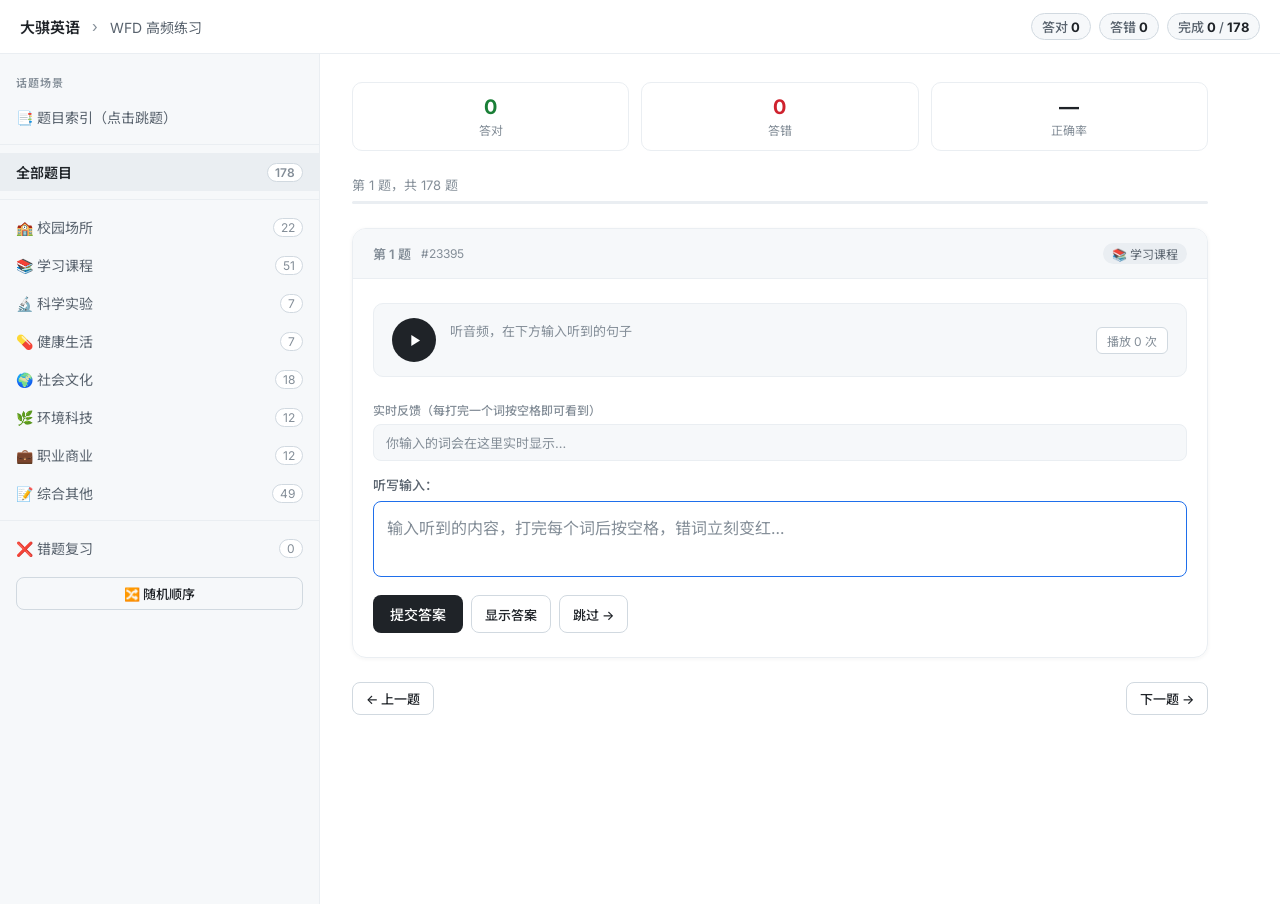
<file: wfd.html>
<!DOCTYPE html>
<html lang="zh-CN">
<head>
  <meta charset="UTF-8" />
  <meta name="viewport" content="width=device-width, initial-scale=1.0" />
  <title>WFD 高频练习 — 大骐英语</title>
  <link rel="preconnect" href="https://fonts.googleapis.com" />
  <link href="https://fonts.googleapis.com/css2?family=Inter:wght@400;500;600;700&family=Noto+Sans+SC:wght@400;500;700&display=swap" rel="stylesheet" />
  <style>
    :root {
      --bg:#fff; --bg-alt:#f6f8fa; --fg:#1f2328; --fg-soft:#59636e; --fg-mute:#848e98;
      --line:#d1d9e0; --line-soft:#eaeef2; --accent:#1f6feb;
      --green:#1a7f37; --green-bg:#dafbe1; --green-bd:#aceebb;
      --red:#cf222e;   --red-bg:#ffebe9;   --red-bd:#ffcecb;
      --yellow:#9a6700; --yellow-bg:#fff8c5;
      --radius:10px;
      --font:"Inter","Noto Sans SC",-apple-system,BlinkMacSystemFont,sans-serif;
    }
    *{box-sizing:border-box;margin:0;padding:0}
    body{font-family:var(--font);background:var(--bg);color:var(--fg);
         font-size:15px;-webkit-font-smoothing:antialiased;}

    /* ── Nav ── */
    .nav{position:sticky;top:0;z-index:20;background:rgba(255,255,255,.92);
         backdrop-filter:blur(12px);border-bottom:1px solid var(--line-soft);
         padding:13px 20px;display:flex;align-items:center;gap:12px;flex-wrap:wrap;}
    .nav a{color:var(--fg);font-weight:600;text-decoration:none;font-size:15px;}
    .nav-sep{color:var(--fg-mute);}
    .nav-right{margin-left:auto;display:flex;gap:8px;align-items:center;flex-wrap:wrap;}
    .badge{background:var(--bg-alt);border:1px solid var(--line);border-radius:20px;
           padding:3px 10px;font-size:13px;font-weight:500;color:var(--fg-soft);}
    .badge b{color:var(--fg);}

    /* ── Layout ── */
    .layout{display:grid;grid-template-columns:320px 1fr;gap:0;min-height:calc(100vh - 50px);} 

    /* ── Sidebar ── */
    .sidebar{border-right:1px solid var(--line-soft);padding:20px 0;background:var(--bg-alt);
             position:sticky;top:50px;height:calc(100vh - 50px);overflow-y:auto;}
    .sidebar-title{font-size:11px;font-weight:600;color:var(--fg-mute);letter-spacing:.08em;
                   text-transform:uppercase;padding:0 16px;margin-bottom:8px;}
    .cat-btn{display:flex;align-items:center;justify-content:space-between;gap:8px;
             width:100%;padding:9px 16px;background:transparent;border:none;
             font-family:var(--font);font-size:14px;color:var(--fg-soft);
             cursor:pointer;text-align:left;transition:background .1s;}
    .cat-btn:hover{background:var(--line-soft);}
    .cat-btn.active{background:var(--line-soft);color:var(--fg);font-weight:600;}
    .cat-btn.active .cat-dot{background:var(--accent);}
    .cat-count{font-size:12px;color:var(--fg-mute);background:var(--bg);
               border:1px solid var(--line);border-radius:10px;padding:1px 7px;flex-shrink:0;}
    .sidebar-sep{height:1px;background:var(--line-soft);margin:8px 0;}
    .index-row{padding:12px;border-bottom:1px solid var(--line-soft);display:flex;gap:10px;align-items:flex-start;cursor:pointer;font-size:14px}
    .index-row:hover{background:var(--line-soft)}
    .index-row > div:first-child{white-space:normal;line-height:1.3}
    .q-preview{padding:12px;border-radius:8px;background:linear-gradient(180deg,#fff,#fbfdff);border:1px solid var(--line-soft);margin-bottom:14px}

    /* ── Main ── */
    .main{padding:28px 32px 80px;max-width:920px;} 

    /* ── Stats ── */
    .stats{display:flex;gap:12px;margin-bottom:24px;}
    .stat{flex:1;padding:12px 14px;border:1px solid var(--line-soft);border-radius:10px;text-align:center;}
    .stat-num{font-size:20px;font-weight:700;}
    .stat-label{font-size:12px;color:var(--fg-mute);margin-top:2px;}
    .stat.g .stat-num{color:var(--green);}
    .stat.r .stat-num{color:var(--red);}

    /* ── Progress ── */
    .progress-wrap{margin-bottom:24px;}
    .progress-meta{display:flex;justify-content:space-between;font-size:13px;
                   color:var(--fg-mute);margin-bottom:7px;}
    .progress-bar{height:3px;background:var(--line-soft);border-radius:3px;overflow:hidden;}
    .progress-fill{height:100%;background:var(--accent);border-radius:3px;transition:width .3s;}

    /* ── Card ── */
    .card{border:1px solid var(--line-soft);border-radius:14px;overflow:hidden;
          box-shadow:0 1px 4px rgba(31,35,40,.05);}
    .card-hdr{background:var(--bg-alt);padding:14px 20px;border-bottom:1px solid var(--line-soft);
              display:flex;align-items:center;gap:10px;}
    .q-tag{font-size:13px;font-weight:600;color:var(--fg-mute);}
    .q-id{font-size:12px;color:var(--fg-mute);}
    .cat-pill{margin-left:auto;font-size:12px;padding:2px 9px;border-radius:20px;
              background:var(--line-soft);color:var(--fg-soft);}
    .card-body{padding:24px 20px;}

    /* ── Audio zone ── */
    .audio-zone{display:flex;align-items:center;gap:14px;padding:14px 18px;
                background:var(--bg-alt);border-radius:10px;border:1px solid var(--line-soft);
                margin-bottom:24px;}
    .play-btn{width:44px;height:44px;border-radius:50%;border:none;cursor:pointer;
              background:var(--fg);color:#fff;display:flex;align-items:center;justify-content:center;
              flex-shrink:0;transition:transform .15s,background .15s;}
    .play-btn:hover{background:#000;transform:scale(1.06);}
    .play-btn:disabled{background:var(--fg-mute);cursor:not-allowed;transform:none;}
    .play-btn svg{width:19px;height:19px;}
    .audio-info{flex:1;min-width:0;}
    .audio-hint{font-size:13px;color:var(--fg-mute);}
    .audio-status{font-size:12px;color:var(--accent);margin-top:3px;min-height:16px;}
    .play-cnt{font-size:12px;color:var(--fg-mute);white-space:nowrap;
              background:var(--bg);border:1px solid var(--line);border-radius:6px;padding:4px 10px;}

    /* ── Live preview ── */
    .live-label{font-size:12px;color:var(--fg-mute);margin-bottom:6px;font-weight:500;}
    .live-box{min-height:34px;padding:8px 12px;background:var(--bg-alt);
              border:1px solid var(--line-soft);border-radius:8px;
              display:flex;flex-wrap:wrap;gap:5px;align-items:center;margin-bottom:14px;
              font-size:15px;}
    .live-box:empty::before{content:"你输入的词会在这里实时显示…";color:var(--fg-mute);font-size:13px;}
    .lw{padding:2px 7px;border-radius:5px;transition:background .1s,color .1s;}
    .lw-ok     {background:#d1f0d9;color:#116329;}
    .lw-bad    {background:var(--red-bg);color:var(--red);}
    .lw-typing {background:#f0f3ff;color:var(--accent);}

    /* ── Input ── */
    .input-label{font-size:13px;font-weight:500;color:var(--fg-soft);margin-bottom:7px;}
    textarea{width:100%;border:1.5px solid var(--line);border-radius:8px;padding:13px;
             font-size:16px;font-family:var(--font);resize:none;height:76px;outline:none;
             color:var(--fg);transition:border-color .15s;}
    textarea:focus{border-color:var(--accent);}
    textarea::placeholder{color:var(--fg-mute);}
    textarea:disabled{background:var(--bg-alt);color:var(--fg-soft);}

    /* ── Buttons ── */
    .btn-row{display:flex;gap:8px;margin-top:14px;flex-wrap:wrap;}
    .btn{padding:8px 16px;border-radius:8px;font-size:14px;font-weight:500;
         border:1px solid transparent;cursor:pointer;transition:all .15s;font-family:var(--font);}
    .btn-primary{background:var(--fg);color:#fff;}
    .btn-primary:hover{background:#000;}
    .btn-ghost{background:transparent;color:var(--fg);border-color:var(--line);}
    .btn-ghost:hover{background:var(--bg-alt);}
    .btn-sm{padding:6px 13px;font-size:13px;}
    .btn:disabled{opacity:.4;cursor:not-allowed;}

    /* ── Result ── */
    .result{margin-top:20px;padding:16px 18px;border-radius:10px;display:none;}
    .result.correct{background:var(--green-bg);border:1px solid var(--green-bd);}
    .result.partial{background:var(--yellow-bg);border:1px solid #f5ca00;}
    .result-title{font-weight:600;font-size:14px;margin-bottom:10px;}
    .result.correct .result-title{color:var(--green);}
    .result.partial  .result-title{color:var(--yellow);}
    .diff-row{display:flex;flex-wrap:wrap;gap:5px;margin-bottom:12px;}
    .dw{padding:2px 7px;border-radius:5px;font-size:15px;}
    .dw-ok  {background:#d1f0d9;color:#116329;}
    .dw-miss{background:var(--red-bg);color:var(--red);text-decoration:line-through;}
    .dw-extra{background:#fff3b0;color:#804400;}
    .result-ans{font-size:14px;color:var(--fg-soft);margin-top:8px;}
    .result-ans b{color:var(--fg);}
    .result-zh{font-size:13px;color:var(--fg-mute);margin-top:5px;}
    .result-legend{font-size:12px;color:var(--fg-mute);margin-top:8px;}

    /* ── Nav footer ── */
    .nav-footer{display:flex;align-items:center;gap:10px;margin-top:24px;}
    .nav-footer .sp{flex:1;}

    /* ── Responsive ── */
    @media(max-width:680px){
      .layout{grid-template-columns:1fr;}
      .sidebar{position:relative;height:auto;border-right:none;border-bottom:1px solid var(--line-soft);
               padding:12px 0;display:flex;flex-wrap:wrap;gap:4px;padding:10px;}
      .sidebar-title{display:none;}
      .sidebar-sep{display:none;}
      .cat-btn{width:auto;border:1px solid var(--line);border-radius:20px;padding:5px 12px;font-size:13px;}
      .cat-btn.active{background:var(--fg);color:#fff;border-color:var(--fg);}
      .main{padding:20px 16px 60px;}
    }
  </style>
</head>
<body>
<nav class="nav">
  <a href="index.html">大骐英语</a>
  <span class="nav-sep">›</span>
  <span style="color:var(--fg-soft);font-size:14px;">WFD 高频练习</span>
  <div class="nav-right">
    <span class="badge">答对 <b id="b-correct">0</b></span>
    <span class="badge">答错 <b id="b-wrong">0</b></span>
    <span class="badge">完成 <b id="b-done">0</b> / <b id="b-total">—</b></span>
  </div>
</nav>

<div class="layout">
  <!-- Sidebar: category filter -->
  <aside class="sidebar">
    <div class="sidebar-title">话题场景</div>
    <button class="cat-btn" style="width:100%;" onclick="toggleIndex()">📑 题目索引（点击跳题）</button>
    <div id="q-index" style="padding:8px 12px;display:none;">
      <input id="q-filter" placeholder="筛选（按 id 或关键词）" style="width:100%;padding:10px;border:1px solid var(--line);border-radius:8px;margin-bottom:10px;font-size:14px;">
      <div id="q-list" style="max-height:360px;overflow:auto;"></div>
    </div>
    <div class="sidebar-sep"></div>
    <button class="cat-btn active" data-cat="全部" onclick="setCategory('全部')">
      全部题目 <span class="cat-count" id="cnt-全部">178</span>
    </button>
    <div class="sidebar-sep"></div>
    <button class="cat-btn" data-cat="🏫 校园场所" onclick="setCategory('🏫 校园场所')">
      🏫 校园场所 <span class="cat-count" id="cnt-校园场所">—</span>
    </button>
    <button class="cat-btn" data-cat="📚 学习课程" onclick="setCategory('📚 学习课程')">
      📚 学习课程 <span class="cat-count" id="cnt-学习课程">—</span>
    </button>
    <button class="cat-btn" data-cat="🔬 科学实验" onclick="setCategory('🔬 科学实验')">
      🔬 科学实验 <span class="cat-count" id="cnt-科学实验">—</span>
    </button>
    <button class="cat-btn" data-cat="💊 健康生活" onclick="setCategory('💊 健康生活')">
      💊 健康生活 <span class="cat-count" id="cnt-健康生活">—</span>
    </button>
    <button class="cat-btn" data-cat="🌍 社会文化" onclick="setCategory('🌍 社会文化')">
      🌍 社会文化 <span class="cat-count" id="cnt-社会文化">—</span>
    </button>
    <button class="cat-btn" data-cat="🌿 环境科技" onclick="setCategory('🌿 环境科技')">
      🌿 环境科技 <span class="cat-count" id="cnt-环境科技">—</span>
    </button>
    <button class="cat-btn" data-cat="💼 职业商业" onclick="setCategory('💼 职业商业')">
      💼 职业商业 <span class="cat-count" id="cnt-职业商业">—</span>
    </button>
    <button class="cat-btn" data-cat="📝 综合其他" onclick="setCategory('📝 综合其他')">
      📝 综合其他 <span class="cat-count" id="cnt-综合其他">—</span>
    </button>
    <div class="sidebar-sep"></div>
    <button class="cat-btn" data-cat="❌ 错题" onclick="setCategory('❌ 错题')">
      ❌ 错题复习 <span class="cat-count" id="cnt-错题">0</span>
    </button>
    <div style="padding:10px 16px;margin-top:auto;">
      <button class="btn btn-ghost btn-sm" style="width:100%" onclick="shuffleQueue()">🔀 随机顺序</button>
    </div>
  </aside>

  <!-- Main content -->
  <div class="main">
    <div class="stats">
      <div class="stat g"><div class="stat-num" id="s-correct">0</div><div class="stat-label">答对</div></div>
      <div class="stat r"><div class="stat-num" id="s-wrong">0</div><div class="stat-label">答错</div></div>
      <div class="stat">  <div class="stat-num" id="s-pct">—</div>  <div class="stat-label">正确率</div></div>
    </div>

    <div class="progress-wrap">
      <div class="progress-meta">
        <span id="p-text">第 1 题</span>
        <span id="p-cat" style="color:var(--fg-mute)"></span>
      </div>
      <div class="progress-bar"><div class="progress-fill" id="p-fill" style="width:0"></div></div>
    </div>

    <div class="card">
      <div class="card-hdr">
        <span class="q-tag" id="q-num">第 1 题</span>
        <span class="q-id" id="q-id">#—</span>
        <span class="cat-pill" id="q-cat"></span>
      </div>
      <div class="card-body">

          <div id="q-preview" class="q-preview" style="display:none;"></div>
          <!-- Audio -->
          <div class="audio-zone">
          <button class="play-btn" id="play-btn" onclick="playAudio()">
            <svg viewBox="0 0 24 24" fill="currentColor"><path d="M8 5v14l11-7z"/></svg>
          </button>
          <div class="audio-info">
            <div class="audio-hint">听音频，在下方输入听到的句子</div>
            <div class="audio-status" id="a-status"></div>
          </div>
          <div class="play-cnt">播放 <span id="play-times">0</span> 次</div>
        </div>

        <!-- Live preview -->
        <div class="live-label">实时反馈（每打完一个词按空格即可看到）</div>
        <div class="live-box" id="live-box"></div>

        <!-- Input -->
        <div class="input-label">听写输入：</div>
        <textarea id="ans-input"
          placeholder="输入听到的内容，打完每个词后按空格，错词立刻变红…"
          autocomplete="off" autocorrect="off" autocapitalize="off" spellcheck="false">
        </textarea>

        <div class="btn-row">
          <button class="btn btn-primary" id="check-btn" onclick="checkAnswer()">提交答案</button>
          <button class="btn btn-ghost btn-sm" onclick="revealAnswer()">显示答案</button>
          <button class="btn btn-ghost btn-sm" onclick="nextQ()">跳过 →</button>
        </div>

        <div class="result" id="result-box">
          <div class="result-title" id="r-title"></div>
          <div class="diff-row" id="r-diff"></div>
          <div class="result-ans" id="r-ans"></div>
          <div class="result-zh" id="r-zh"></div>
          <div class="result-legend">🟢 写对的词 &nbsp; 🔴 <s>漏写的词</s> &nbsp; 🟡 多写的词</div>
        </div>
      </div>
    </div>

    <div class="nav-footer">
      <button class="btn btn-ghost btn-sm" onclick="prevQ()">← 上一题</button>
      <span class="sp"></span>
      <button class="btn btn-ghost btn-sm" onclick="nextQ()">下一题 →</button>
    </div>
  </div>
</div>

<audio id="audio-el"></audio>

<script>
// ─── State ───────────────────────────────────────────────────────────
let WFD = [], queue = [], cursor = 0;
let correct = 0, wrong = 0, done = 0;
let wrongIds = new Set();
let answered = new Set();   // indices already answered
let playTimes = 0;
let currentCat = '全部';
let catCounts = {};

fetch('wfd_data.json')
  .then(r => r.json())
  .then(data => {
    WFD = data;
    // Count categories
    WFD.forEach(item => {
      catCounts[item.category] = (catCounts[item.category] || 0) + 1;
    });
    updateCatCounts();
    buildIndex();
    buildQueue();
    renderQ();
  });

// support hash jump like #id=23395 on initial load
window.addEventListener('load', () => {
  if (!WFD.length) return;
  const h = location.hash.replace('#','');
  if (!h) return;
  const m = h.match(/id=(\d+)/);
  if (m) jumpToId(m[1]);
});

// ─── Category ────────────────────────────────────────────────────────
function updateCatCounts() {
  const map = {
    '🏫 校园场所':'校园场所','📚 学习课程':'学习课程','🔬 科学实验':'科学实验',
    '💊 健康生活':'健康生活','🌍 社会文化':'社会文化','🌿 环境科技':'环境科技',
    '💼 职业商业':'职业商业','📝 综合其他':'综合其他'
  };
  for (const [cat, key] of Object.entries(map)) {
    const el = document.getElementById('cnt-' + key);
    if (el) el.textContent = catCounts[cat] || 0;
  }
  document.getElementById('cnt-全部').textContent = WFD.length;
}

function setCategory(cat) {
  currentCat = cat;
  document.querySelectorAll('.cat-btn').forEach(b => {
    b.classList.toggle('active', b.dataset.cat === cat);
  });
  buildQueue();
  renderQ();
}

function buildQueue() {
  if (currentCat === '全部') {
    queue = WFD.map((_, i) => i);
  } else if (currentCat === '❌ 错题') {
    queue = WFD.map((_, i) => i).filter(i => wrongIds.has(i));
    if (!queue.length) { alert('还没有错题！先做一些题目吧。'); queue = WFD.map((_,i)=>i); }
  } else {
    queue = WFD.map((_, i) => i).filter(i => WFD[i].category === currentCat);
  }
  cursor = 0;
  document.getElementById('b-total').textContent = queue.length;
}

function shuffleQueue() {
  for (let i = queue.length - 1; i > 0; i--) {
    const j = Math.floor(Math.random() * (i + 1));
    [queue[i], queue[j]] = [queue[j], queue[i]];
  }
  cursor = 0; renderQ();
}

// ─── Index / Jump ─────────────────────────────────────────────────────
function buildIndex() {
  const container = document.getElementById('q-list');
  container.innerHTML = '';
  WFD.forEach((it, idx) => {
    const row = document.createElement('div');
    row.className = 'index-row';
    row.dataset.id = it.id;
    row.innerHTML = `<div style="flex:1;min-width:0;overflow:hidden;"> <b>#${it.id}</b> — ${it.en}</div><div style="flex-shrink:0"><button class='btn btn-ghost btn-sm'>跳转</button></div>`;
    row.onclick = (e) => { if (e.target.tagName !== 'BUTTON') jumpToId(it.id); else jumpToId(it.id); };
    container.appendChild(row);
  });

  // filter input
  const qf = document.getElementById('q-filter');
  if (qf) {
    qf.addEventListener('input', function() {
      const v = this.value.trim().toLowerCase();
      Array.from(container.children).forEach(div => {
        const txt = div.innerText.toLowerCase();
        div.style.display = txt.includes(v) ? '' : 'none';
      });
    });
  }
}

function toggleIndex() {
  const el = document.getElementById('q-index');
  if (!el) return;
  el.style.display = el.style.display === 'none' ? 'block' : 'none';
}

function jumpToId(id) {
  // find index in WFD
  const idx = WFD.findIndex(it => String(it.id) === String(id));
  if (idx === -1) return alert('未找到题目 ' + id);
  // ensure queue contains this idx (set category to its category)
  const cat = WFD[idx].category || '全部';
  if (currentCat !== cat && currentCat !== '全部') {
    // if current category doesn't include it, switch to its category
    setCategory(cat);
  } else {
    // rebuild queue to be safe
    buildQueue();
  }
  const pos = queue.indexOf(idx);
  if (pos === -1) {
    // maybe current cat is '全部'
    setCategory('全部');
  }
  const finalPos = queue.indexOf(idx);
  if (finalPos === -1) return alert('该题目不在当前过滤中');
  cursor = finalPos; renderQ();
  // show preview of full sentence (non-scoring preview)
  const item = WFD[queue[cursor]];
  const pv = document.getElementById('q-preview');
  if (pv) {
    pv.innerHTML = `<div style="font-size:15px;color:var(--fg);">${item.en}</div><div style="margin-top:8px;text-align:right"><button class="btn btn-sm" onclick="hidePreview()">隐藏</button></div>`;
    pv.style.display = 'block';
    // scroll main area so preview is visible
    setTimeout(()=>{ document.querySelector('.main').scrollTop = 0; window.scrollTo({top:document.querySelector('.main').getBoundingClientRect().top + window.scrollY - 20, behavior:'smooth'}); }, 50);
  }
  // close index on mobile
  const el = document.getElementById('q-index'); if (el) el.style.display = 'none';
  // update hash
  location.hash = `id=${id}`;
}

function hidePreview(){ const pv = document.getElementById('q-preview'); if(pv) pv.style.display='none'; }

// ─── Render ──────────────────────────────────────────────────────────
function renderQ() {
  if (!WFD.length || !queue.length) return;
  const item = WFD[queue[cursor]];

  document.getElementById('q-num').textContent = `第 ${cursor + 1} 题`;
  document.getElementById('q-id').textContent  = `#${item.id}`;
  document.getElementById('q-cat').textContent = item.category;
  document.getElementById('p-text').textContent = `第 ${cursor + 1} 题，共 ${queue.length} 题`;
  document.getElementById('p-fill').style.width = `${(cursor / queue.length) * 100}%`;

  const ta = document.getElementById('ans-input');
  ta.value = ''; ta.disabled = false;
  document.getElementById('check-btn').disabled = false;
  document.getElementById('result-box').style.display = 'none';
  document.getElementById('live-box').innerHTML = '';
  document.getElementById('a-status').textContent = '';
  playTimes = 0;
  document.getElementById('play-times').textContent = '0';

  // Audio
  const audio = document.getElementById('audio-el');
  const btn = document.getElementById('play-btn');
  if (item.audio) {
    audio.src = `audio/${item.audio}`;
    btn.disabled = false;
  } else {
    audio.src = '';
    btn.disabled = true;
    document.getElementById('a-status').textContent = '（此题暂无音频）';
  }
  ta.focus();
}

// ─── Audio ───────────────────────────────────────────────────────────
function playAudio() {
  const audio = document.getElementById('audio-el');
  audio.currentTime = 0; audio.play();
  playTimes++;
  document.getElementById('play-times').textContent = playTimes;
  document.getElementById('a-status').textContent = '▶ 播放中…';
  audio.onended = () => { document.getElementById('a-status').textContent = '✓ 播完了，开始听写'; };
}

// ─── Normalise ───────────────────────────────────────────────────────
function norm(s) {
  return s.toLowerCase().replace(/[.,!?;:'"()\[\]—–-]/g, '').replace(/\s+/g,' ').trim();
}

// ─── Live preview (real-time) ────────────────────────────────────────
const ta = document.getElementById('ans-input');
ta.addEventListener('input', function() {
  const val = this.value;
  if (!WFD.length || !queue.length) return;
  const item = WFD[queue[cursor]];
  const correctSet = new Set(norm(item.en).split(' '));

  // Split by space; last token is "in progress" if no trailing space
  const tokens = val.split(' ');
  const endsWithSpace = val.endsWith(' ');
  const completedWords = endsWithSpace ? tokens.filter(Boolean) : tokens.slice(0, -1).filter(Boolean);
  const typingWord = endsWithSpace ? '' : tokens[tokens.length - 1];

  let html = '';
  completedWords.forEach(w => {
    const n = norm(w);
    const cls = correctSet.has(n) ? 'lw-ok' : 'lw-bad';
    html += `<span class="lw ${cls}">${w}</span>`;
  });
  if (typingWord) {
    html += `<span class="lw lw-typing">${typingWord}</span>`;
  }
  document.getElementById('live-box').innerHTML = html;
});

// ─── Check answer ────────────────────────────────────────────────────
function checkAnswer() {
  const input = ta.value.trim();
  if (!input) { ta.focus(); ta.style.borderColor='var(--red)'; setTimeout(()=>ta.style.borderColor='',1000); return; }

  const idx = queue[cursor];
  const item = WFD[idx];
  const correctWords = norm(item.en).split(' ');
  const userWords    = norm(input).split(' ');
  const correctSet   = new Set(correctWords);
  const userSet      = new Set(userWords);

  // Score: correct words in user input (PTE-style, position-independent)
  let hits  = userWords.filter(w => correctSet.has(w)).length;
  let extra = userWords.filter(w => !correctSet.has(w)).length;
  const maxScore = correctWords.length;
  const score = Math.max(0, hits - extra);
  const perfect = norm(input) === norm(item.en);

  // Build diff
  const diffEl = document.getElementById('r-diff');
  diffEl.innerHTML = '';
  correctWords.forEach(w => {
    const span = document.createElement('span');
    span.className = 'dw ' + (userSet.has(w) ? 'dw-ok' : 'dw-miss');
    span.textContent = w;
    diffEl.appendChild(span);
  });
  userWords.forEach(w => {
    if (!correctSet.has(w)) {
      const span = document.createElement('span');
      span.className = 'dw dw-extra'; span.textContent = w;
      diffEl.appendChild(span);
    }
  });

  // Show result
  const box = document.getElementById('result-box');
  box.className = 'result ' + (perfect ? 'correct' : 'partial');
  box.style.display = 'block';
  document.getElementById('r-title').textContent = perfect
    ? '✓ 完全正确！满分！'
    : `得分 ${score} / ${maxScore}（共 ${correctWords.length} 个词）`;
  document.getElementById('r-ans').innerHTML = `<b>正确答案：</b>${item.en}`;
  document.getElementById('r-zh').textContent = item.zh ? `译文：${item.zh}` : '';

  // Track
  if (!answered.has(idx)) {
    answered.add(idx); done++;
    if (perfect) { correct++; }
    else { wrong++; wrongIds.add(idx); document.getElementById('cnt-错题').textContent = wrongIds.size; }
    updateStats();
  }
  ta.disabled = true;
  document.getElementById('check-btn').disabled = true;
}

function revealAnswer() {
  const item = WFD[queue[cursor]];
  ta.value = item.en; ta.disabled = true;
  ta.dispatchEvent(new Event('input'));
}

function updateStats() {
  document.getElementById('s-correct').textContent = correct;
  document.getElementById('b-correct').textContent = correct;
  document.getElementById('s-wrong').textContent   = wrong;
  document.getElementById('b-wrong').textContent   = wrong;
  document.getElementById('b-done').textContent    = done;
  document.getElementById('s-pct').textContent = done ? Math.round(correct/done*100)+'%' : '—';
}

// ─── Navigation ──────────────────────────────────────────────────────
function nextQ() {
  if (cursor < queue.length - 1) { cursor++; renderQ(); }
  else alert(`${currentCat === '全部' ? '本组' : currentCat}练习完成！错题数：${wrongIds.size}。\n可点击左侧"错题复习"重练错题。`);
}
function prevQ() { if (cursor > 0) { cursor--; renderQ(); } }

document.addEventListener('keydown', e => {
  if (e.key === 'Enter' && e.ctrlKey)   checkAnswer();
  if (e.key === 'ArrowRight' && e.ctrlKey) nextQ();
  if (e.key === 'ArrowLeft'  && e.ctrlKey) prevQ();
  if (e.key === ' ' && e.ctrlKey) { e.preventDefault(); playAudio(); }
});
</script>
</body>
</html>
</file>
<file: styles.css>
:root {
  --bg: #ffffff;
  --bg-alt: #f6f8fa;
  --fg: #1f2328;
  --fg-soft: #59636e;
  --fg-mute: #848e98;
  --line: #d1d9e0;
  --line-soft: #eaeef2;
  --accent: #1f6feb;
  --radius: 12px;
  --maxw: 1080px;
  --font-sans: "Inter", "Noto Sans SC", -apple-system, BlinkMacSystemFont,
    "Segoe UI", "PingFang SC", "Hiragino Sans GB", "Microsoft YaHei", sans-serif;
}

* { box-sizing: border-box; }

html, body {
  margin: 0;
  padding: 0;
  background: var(--bg);
  color: var(--fg);
  font-family: var(--font-sans);
  font-size: 16px;
  line-height: 1.6;
  -webkit-font-smoothing: antialiased;
  -moz-osx-font-smoothing: grayscale;
}

a {
  color: var(--accent);
  text-decoration: none;
  transition: opacity 0.15s ease;
}
a:hover { opacity: 0.7; }

.container {
  max-width: var(--maxw);
  margin: 0 auto;
  padding: 0 24px;
}

/* ---------- Nav ---------- */
.nav {
  position: sticky;
  top: 0;
  z-index: 10;
  background: rgba(255, 255, 255, 0.85);
  backdrop-filter: saturate(180%) blur(12px);
  -webkit-backdrop-filter: saturate(180%) blur(12px);
  border-bottom: 1px solid var(--line-soft);
}
.nav__inner {
  max-width: var(--maxw);
  margin: 0 auto;
  padding: 16px 24px;
  display: flex;
  align-items: center;
  justify-content: space-between;
}
.nav__brand {
  color: var(--fg);
  font-weight: 700;
  font-size: 18px;
  letter-spacing: -0.02em;
}
.nav__links {
  display: flex;
  gap: 28px;
}
.nav__links a {
  color: var(--fg-soft);
  font-size: 14px;
  font-weight: 500;
}
.nav__links a:hover { color: var(--fg); opacity: 1; }

/* ---------- Hero ---------- */
.hero {
  padding: 120px 0 96px;
  border-bottom: 1px solid var(--line-soft);
}
.hero__eyebrow {
  color: var(--fg-mute);
  font-size: 13px;
  font-weight: 500;
  letter-spacing: 0.08em;
  text-transform: uppercase;
  margin: 0 0 24px;
}
.hero__title {
  font-size: clamp(40px, 6vw, 72px);
  line-height: 1.1;
  letter-spacing: -0.03em;
  font-weight: 700;
  margin: 0 0 28px;
  color: var(--fg);
}
.accent { color: var(--accent); }
.hero__sub {
  font-size: 18px;
  color: var(--fg-soft);
  max-width: 620px;
  margin: 0 0 40px;
}
.hero__cta {
  display: flex;
  gap: 12px;
  flex-wrap: wrap;
}

/* ---------- Buttons ---------- */
.btn {
  display: inline-flex;
  align-items: center;
  justify-content: center;
  padding: 12px 20px;
  border-radius: 8px;
  font-size: 14px;
  font-weight: 500;
  border: 1px solid transparent;
  transition: all 0.15s ease;
  cursor: pointer;
  white-space: nowrap;
}
.btn--primary {
  background: var(--fg);
  color: #fff;
}
.btn--primary:hover {
  background: #000;
  opacity: 1;
  transform: translateY(-1px);
}
.btn--ghost {
  background: transparent;
  color: var(--fg);
  border-color: var(--line);
}
.btn--ghost:hover {
  background: var(--bg-alt);
  opacity: 1;
}
.btn--lg {
  padding: 16px 28px;
  font-size: 15px;
}

/* ---------- Sections ---------- */
.section {
  padding: 96px 0;
  border-bottom: 1px solid var(--line-soft);
}
.section--alt {
  background: var(--bg-alt);
}
.kicker {
  color: var(--fg-mute);
  font-size: 13px;
  font-weight: 500;
  letter-spacing: 0.08em;
  text-transform: uppercase;
  margin: 0 0 16px;
}
.section__title {
  font-size: clamp(28px, 3.5vw, 40px);
  line-height: 1.2;
  letter-spacing: -0.02em;
  font-weight: 700;
  margin: 0 0 48px;
  color: var(--fg);
}

.grid-2 {
  display: grid;
  grid-template-columns: 1fr 1fr;
  gap: 64px;
  align-items: start;
}
.grid-2 .section__title { margin-bottom: 0; }
.prose p {
  color: var(--fg-soft);
  margin: 0 0 16px;
  font-size: 16px;
}
.prose strong { color: var(--fg); font-weight: 600; }

/* ---------- Cards ---------- */
.cards {
  display: grid;
  grid-template-columns: repeat(2, 1fr);
  gap: 20px;
}
.card {
  background: #fff;
  border: 1px solid var(--line-soft);
  border-radius: var(--radius);
  padding: 32px;
  transition: all 0.2s ease;
}
.card:hover {
  border-color: var(--line);
  transform: translateY(-2px);
  box-shadow: 0 8px 24px rgba(31, 35, 40, 0.04);
}
.card__num {
  font-size: 13px;
  font-weight: 600;
  color: var(--fg-mute);
  letter-spacing: 0.08em;
  margin-bottom: 16px;
}
.card h3 {
  font-size: 20px;
  font-weight: 600;
  margin: 0 0 12px;
  letter-spacing: -0.01em;
}
.card p {
  color: var(--fg-soft);
  margin: 0;
  font-size: 15px;
}

/* ---------- Contact ---------- */
.contact {
  max-width: 720px;
}
.contact__lead {
  color: var(--fg-soft);
  font-size: 17px;
  margin: 0 0 40px;
}
.contact__list {
  list-style: none;
  padding: 0;
  margin: 0 0 48px;
  border-top: 1px solid var(--line-soft);
}
.contact__list li {
  display: flex;
  align-items: baseline;
  gap: 24px;
  padding: 20px 0;
  border-bottom: 1px solid var(--line-soft);
}
.contact__label {
  width: 80px;
  color: var(--fg-mute);
  font-size: 14px;
  font-weight: 500;
  flex-shrink: 0;
}
.contact__value {
  color: var(--fg);
}

/* ---------- Footer ---------- */
.footer {
  padding: 32px 0;
  background: var(--bg);
}
.footer__inner {
  display: flex;
  justify-content: space-between;
  align-items: center;
  color: var(--fg-mute);
  font-size: 14px;
}

/* ---------- Responsive ---------- */
@media (max-width: 720px) {
  .hero { padding: 72px 0 64px; }
  .section { padding: 64px 0; }
  .grid-2 {
    grid-template-columns: 1fr;
    gap: 32px;
  }
  .cards {
    grid-template-columns: 1fr;
  }
  .nav__links { gap: 20px; }
  .contact__list li {
    flex-direction: column;
    gap: 4px;
  }
  .contact__label { width: auto; }
  .footer__inner {
    flex-direction: column;
    gap: 8px;
  }
}
</file>
